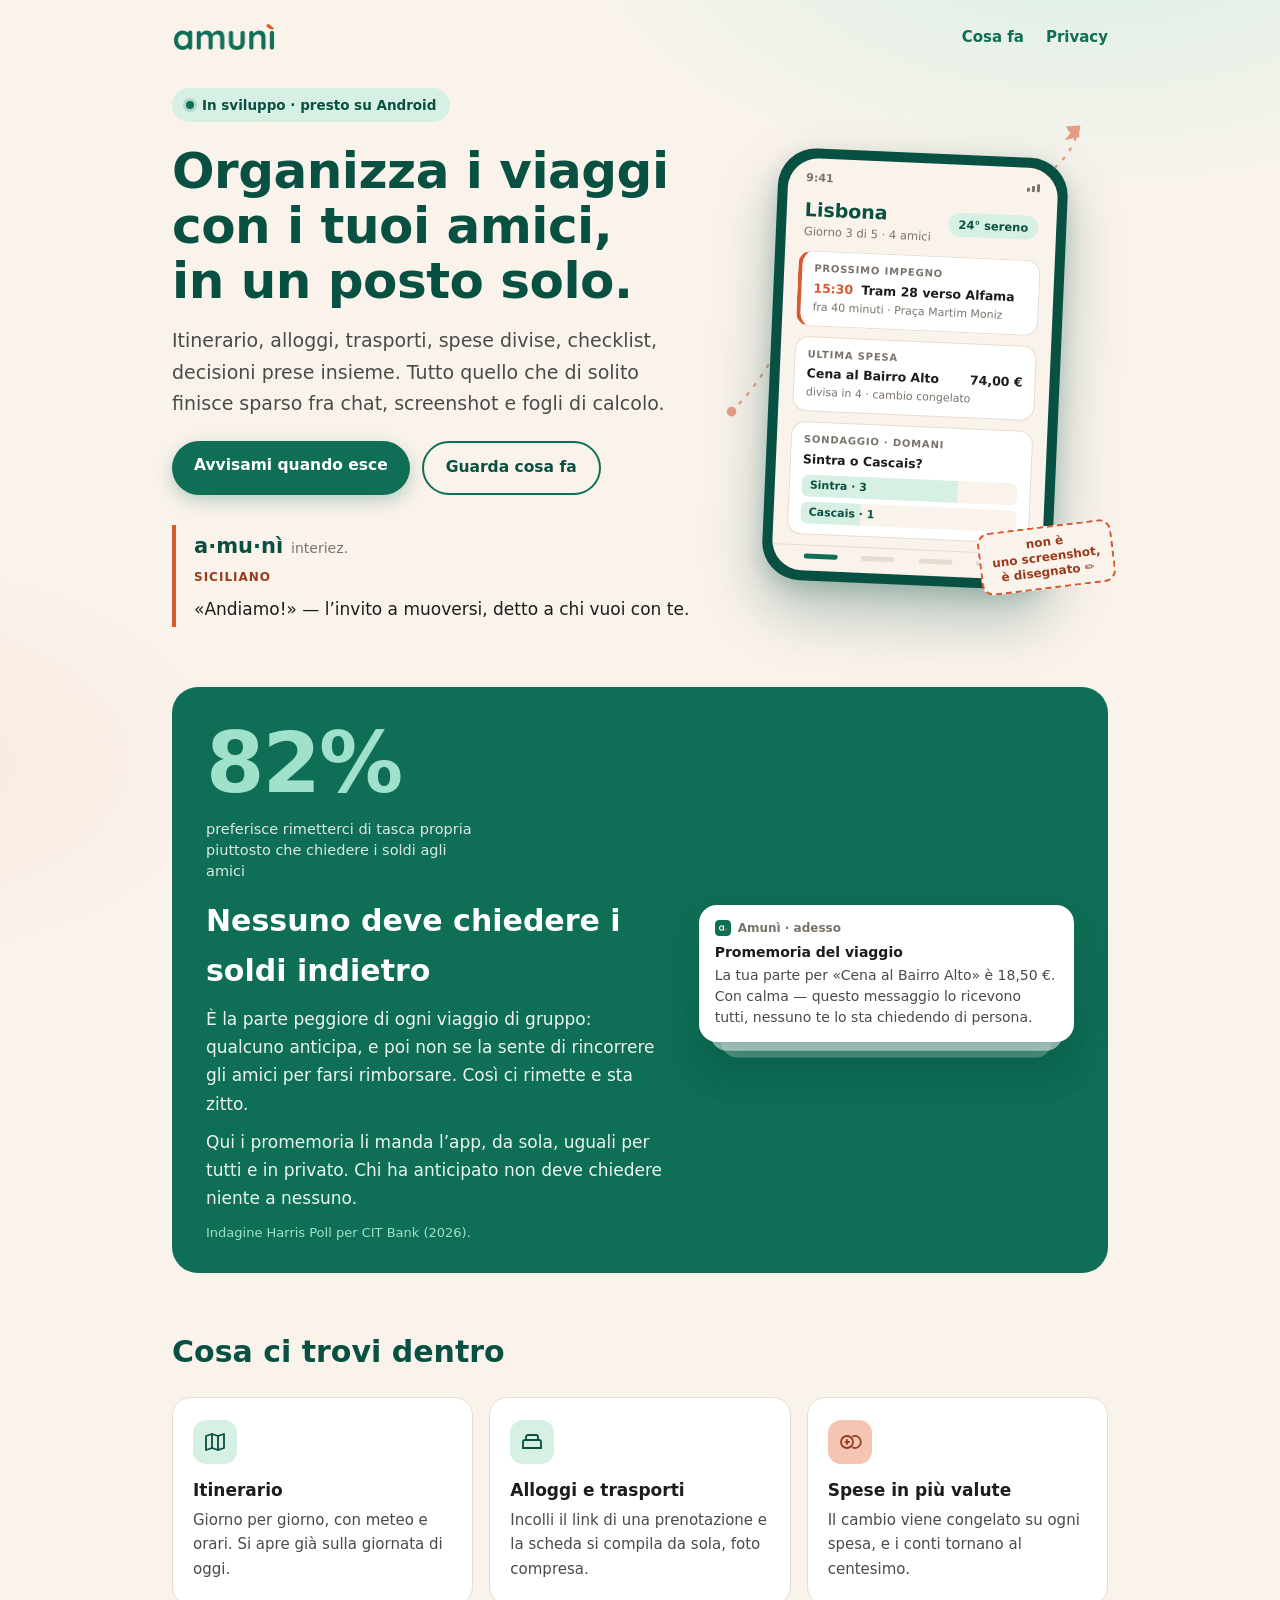
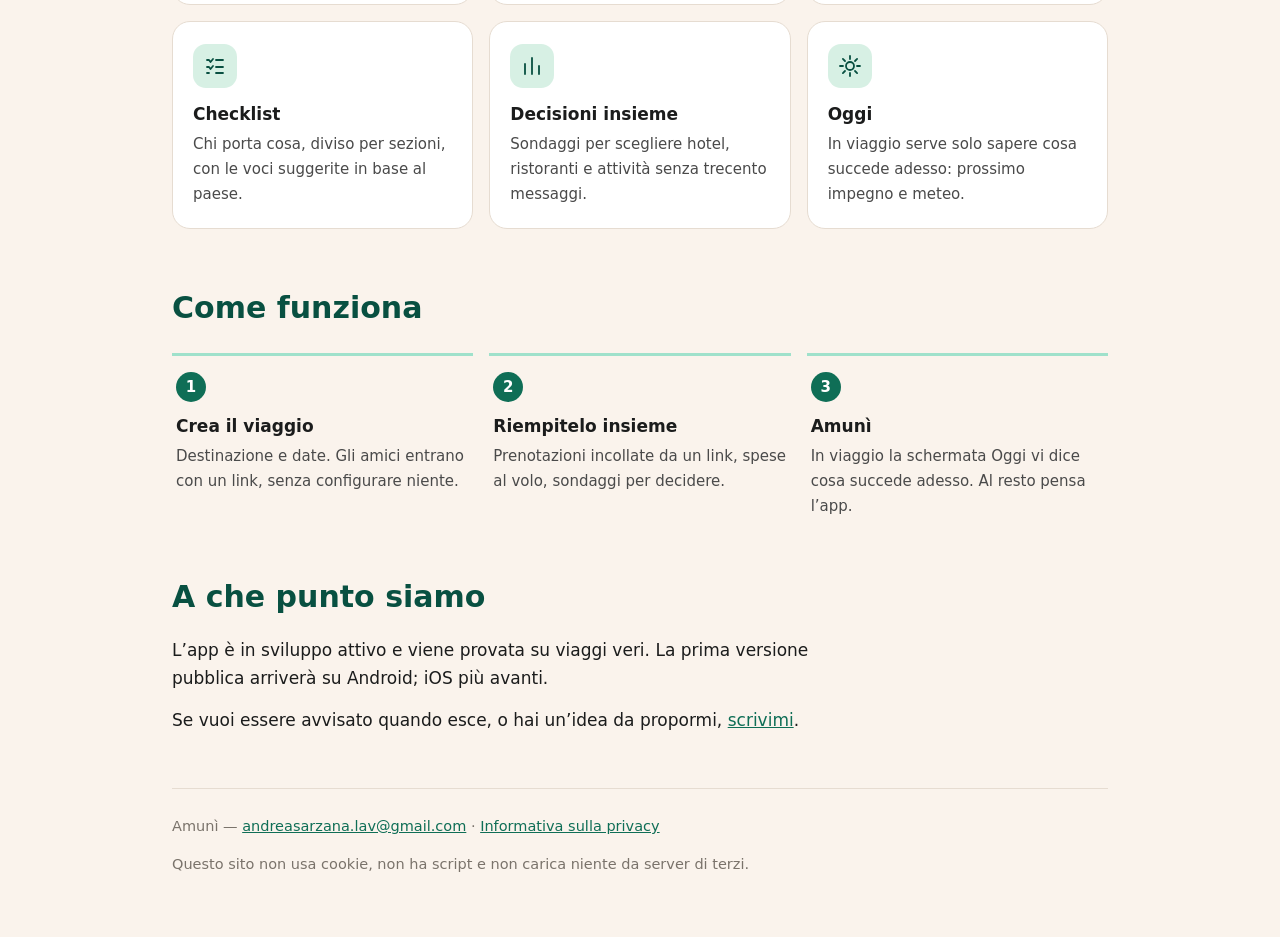
<file: index.html>
<!doctype html>
<html lang="it">
<head>
<meta charset="utf-8">
<meta name="viewport" content="width=device-width, initial-scale=1">

<!-- ============================================================================
     IL NOME DELL'APP COMPARE IN PUNTI MARCATI CON IL COMMENTO [NOME].
     Per rinominare il sito: cerca [NOME] qui e in privacy.html, e sostituisci
     il file docs/assets/wordmark-teal.png. Dieci minuti in tutto.

     VINCOLO: zero script e zero risorse da server di terzi. Il footer promette
     «questo sito non usa cookie, non ha script e non carica niente da terzi»:
     deve restare una frase verificabile. Il telefono qui sotto è disegnato in
     CSS con dati inventati, perché gli screenshot veri contengono nomi e volti
     dei membri di viaggi reali.
     ============================================================================ -->

<title>Amunì — organizza i viaggi con i tuoi amici</title> <!-- [NOME] -->
<meta name="description" content="App per organizzare viaggi di gruppo: itinerario, alloggi, trasporti, spese divise in più valute, checklist e decisioni prese insieme.">
<link rel="icon" href="assets/amuni-icon.png">
<link rel="stylesheet" href="style.css?v=5">
<meta property="og:title" content="Amunì — organizza i viaggi con i tuoi amici"> <!-- [NOME] -->
<meta property="og:description" content="Tutto il viaggio di gruppo in un posto solo: itinerario, spese, alloggi, decisioni.">
<meta property="og:type" content="website">
</head>
<body>

<div class="wrap">

  <header class="site">
    <img src="assets/wordmark-teal.png" alt="Amunì"> <!-- [NOME] -->
    <nav>
      <a href="#funzioni">Cosa fa</a>
      <a href="privacy.html">Privacy</a>
    </nav>
  </header>

  <main>

    <!-- ============================== HERO ============================== -->
    <section class="hero">
      <div class="hero-copy">
        <span class="badge"><span class="dot"></span>In sviluppo · presto su Android</span>

        <h1>Organizza i viaggi con i tuoi amici, in&nbsp;un posto solo.</h1>

        <p class="lead">
          Itinerario, alloggi, trasporti, spese divise, checklist, decisioni prese insieme.
          Tutto quello che di solito finisce sparso fra chat, screenshot e fogli di calcolo.
        </p>

        <div class="cta">
          <a class="btn primary" href="mailto:andreasarzana.lav@gmail.com">Avvisami quando esce</a>
          <a class="btn ghost" href="#funzioni">Guarda cosa fa</a>
        </div>

        <!-- La voce di dizionario è la stessa che si vede aprendo l'app: il nome è
             strano fuori dalla Sicilia, quindi si spiega invece di nasconderlo. -->
        <div class="dict">
          <span class="lemma">a·mu·nì</span><span class="gram">interiez.</span> <!-- [NOME] -->
          <span class="tag">SICILIANO</span>
          <p class="def">«Andiamo!» — l’invito a muoversi, detto a chi vuoi con te.</p>
        </div>
      </div>

      <!-- Mockup disegnato in CSS: nessuno screenshot reale, dati inventati -->
      <div class="hero-visual" aria-hidden="true">
        <svg class="route" viewBox="0 0 420 420" fill="none">
          <path d="M30 330 C 120 240, 90 140, 210 120 S 380 90, 395 30"
                stroke="currentColor" stroke-width="2.5" stroke-dasharray="2 10"
                stroke-linecap="round"/>
          <circle cx="30" cy="330" r="5" fill="currentColor"/>
          <path d="M395 30 l-14 4 6 6 -4 8 14 -6 z" fill="currentColor" transform="rotate(12 395 30)"/>
        </svg>

        <div class="phone">
          <div class="screen">
            <div class="p-status"><span>9:41</span><span class="p-sig"><i></i><i></i><i></i></span></div>

            <div class="p-head">
              <div>
                <div class="p-trip">Lisbona</div>
                <div class="p-sub">Giorno 3 di 5 · 4 amici</div>
              </div>
              <div class="p-wx">24° sereno</div>
            </div>

            <div class="p-card p-next">
              <div class="p-label">Prossimo impegno</div>
              <div class="p-row"><span class="p-time">15:30</span> Tram 28 verso Alfama</div>
              <div class="p-meta">fra 40 minuti · Praça Martim Moniz</div>
            </div>

            <div class="p-card">
              <div class="p-label">Ultima spesa</div>
              <div class="p-row2"><span>Cena al Bairro Alto</span><b>74,00&nbsp;€</b></div>
              <div class="p-meta">divisa in 4 · cambio congelato</div>
            </div>

            <div class="p-card">
              <div class="p-label">Sondaggio · domani</div>
              <div class="p-q">Sintra o Cascais?</div>
              <div class="p-opt"><i style="width:72%"></i><span>Sintra · 3</span></div>
              <div class="p-opt"><i style="width:28%"></i><span>Cascais · 1</span></div>
            </div>

            <div class="p-tabbar"><span class="on"></span><span></span><span></span><span></span></div>
          </div>
        </div>

        <div class="stamp">non è<br>uno screenshot,<br>è disegnato ✏️</div>
      </div>
    </section>

    <!-- ============================== SOLDI ============================== -->
    <section class="money">
      <div class="money-copy">
        <div class="stat">
          <span class="stat-n">82%</span>
          <span class="stat-l">preferisce rimetterci di tasca propria piuttosto che chiedere i soldi agli amici</span>
        </div>
        <h2>Nessuno deve chiedere i soldi indietro</h2>
        <p>
          È la parte peggiore di ogni viaggio di gruppo: qualcuno anticipa, e poi non se la
          sente di rincorrere gli amici per farsi rimborsare. Così ci rimette e sta zitto.
        </p>
        <p>
          Qui i promemoria li manda l’app, da sola, uguali per tutti e in privato.
          Chi ha anticipato non deve chiedere niente a nessuno.
        </p>
        <p class="src">Indagine Harris Poll per CIT Bank (2026).</p>
      </div>

      <!-- Notifica finta: è l'app che parla, non l'amico creditore -->
      <div class="notif-stack" aria-hidden="true">
        <div class="notif">
          <div class="notif-head">
            <img src="assets/amuni-icon.png" alt=""> <span>Amunì · adesso</span> <!-- [NOME] -->
          </div>
          <div class="notif-title">Promemoria del viaggio</div>
          <div class="notif-body">La tua parte per «Cena al Bairro Alto» è 18,50 €. Con calma — questo messaggio lo ricevono tutti, nessuno te lo sta chiedendo di persona.</div>
        </div>
        <div class="notif shadow-1"></div>
        <div class="notif shadow-2"></div>
      </div>
    </section>

    <!-- ============================== FUNZIONI ============================== -->
    <h2 id="funzioni">Cosa ci trovi dentro</h2>

    <div class="grid">
      <div class="card">
        <div class="ico"><svg viewBox="0 0 24 24"><path d="M9 4 3 6v14l6-2 6 2 6-2V4l-6 2-6-2z"/><path d="M9 4v14M15 6v14"/></svg></div>
        <h3>Itinerario</h3>
        <p>Giorno per giorno, con meteo e orari. Si apre già sulla giornata di oggi.</p>
      </div>
      <div class="card">
        <div class="ico"><svg viewBox="0 0 24 24"><path d="M3 18v-6a2 2 0 0 1 2-2h14a2 2 0 0 1 2 2v6"/><path d="M3 18h18M6 10V7a2 2 0 0 1 2-2h8a2 2 0 0 1 2 2v3"/></svg></div>
        <h3>Alloggi e trasporti</h3>
        <p>Incolli il link di una prenotazione e la scheda si compila da sola, foto compresa.</p>
      </div>
      <div class="card hi">
        <div class="ico"><svg viewBox="0 0 24 24"><circle cx="9" cy="12" r="6"/><path d="M15 6.3a6 6 0 1 1 0 11.4M7.5 12H11M9 10v4"/></svg></div>
        <h3>Spese in più valute</h3>
        <p>Il cambio viene congelato su ogni spesa, e i conti tornano al centesimo.</p>
      </div>
      <div class="card">
        <div class="ico"><svg viewBox="0 0 24 24"><path d="M4 6h2l1.5 2L10 5M4 13h2l1.5 2L10 12M4 19h2"/><path d="M13 6h7M13 13h7M13 19h7"/></svg></div>
        <h3>Checklist</h3>
        <p>Chi porta cosa, diviso per sezioni, con le voci suggerite in base al paese.</p>
      </div>
      <div class="card">
        <div class="ico"><svg viewBox="0 0 24 24"><path d="M5 20V10M12 20V4M19 20v-8"/></svg></div>
        <h3>Decisioni insieme</h3>
        <p>Sondaggi per scegliere hotel, ristoranti e attività senza trecento messaggi.</p>
      </div>
      <div class="card">
        <div class="ico"><svg viewBox="0 0 24 24"><circle cx="12" cy="12" r="4"/><path d="M12 2v3M12 19v3M2 12h3M19 12h3M4.9 4.9l2.1 2.1M17 17l2.1 2.1M19.1 4.9 17 7M7 17l-2.1 2.1"/></svg></div>
        <h3>Oggi</h3>
        <p>In viaggio serve solo sapere cosa succede adesso: prossimo impegno e meteo.</p>
      </div>
    </div>

    <!-- ============================== COME FUNZIONA ============================== -->
    <h2>Come funziona</h2>

    <ol class="steps">
      <li>
        <span class="n">1</span>
        <h3>Crea il viaggio</h3>
        <p>Destinazione e date. Gli amici entrano con un link, senza configurare niente.</p>
      </li>
      <li>
        <span class="n">2</span>
        <h3>Riempitelo insieme</h3>
        <p>Prenotazioni incollate da un link, spese al volo, sondaggi per decidere.</p>
      </li>
      <li>
        <span class="n">3</span>
        <h3>Amunì</h3> <!-- [NOME] -->
        <p>In viaggio la schermata Oggi vi dice cosa succede adesso. Al resto pensa l’app.</p>
      </li>
    </ol>

    <!-- ============================== STATO ============================== -->
    <section class="status">
      <h2>A che punto siamo</h2>
      <p>
        L’app è in sviluppo attivo e viene provata su viaggi veri. La prima versione
        pubblica arriverà su Android; iOS più avanti.
      </p>
      <p>
        Se vuoi essere avvisato quando esce, o hai un’idea da propormi,
        <a href="mailto:andreasarzana.lav@gmail.com">scrivimi</a>.
      </p>
    </section>

  </main>

  <footer class="site">
    <p>
      Amunì — <a href="mailto:andreasarzana.lav@gmail.com">andreasarzana.lav@gmail.com</a> · <!-- [NOME] -->
      <a href="privacy.html">Informativa sulla privacy</a>
    </p>
    <p>Questo sito non usa cookie, non ha script e non carica niente da server di terzi.</p>
  </footer>

</div>
</body>
</html>
</file>
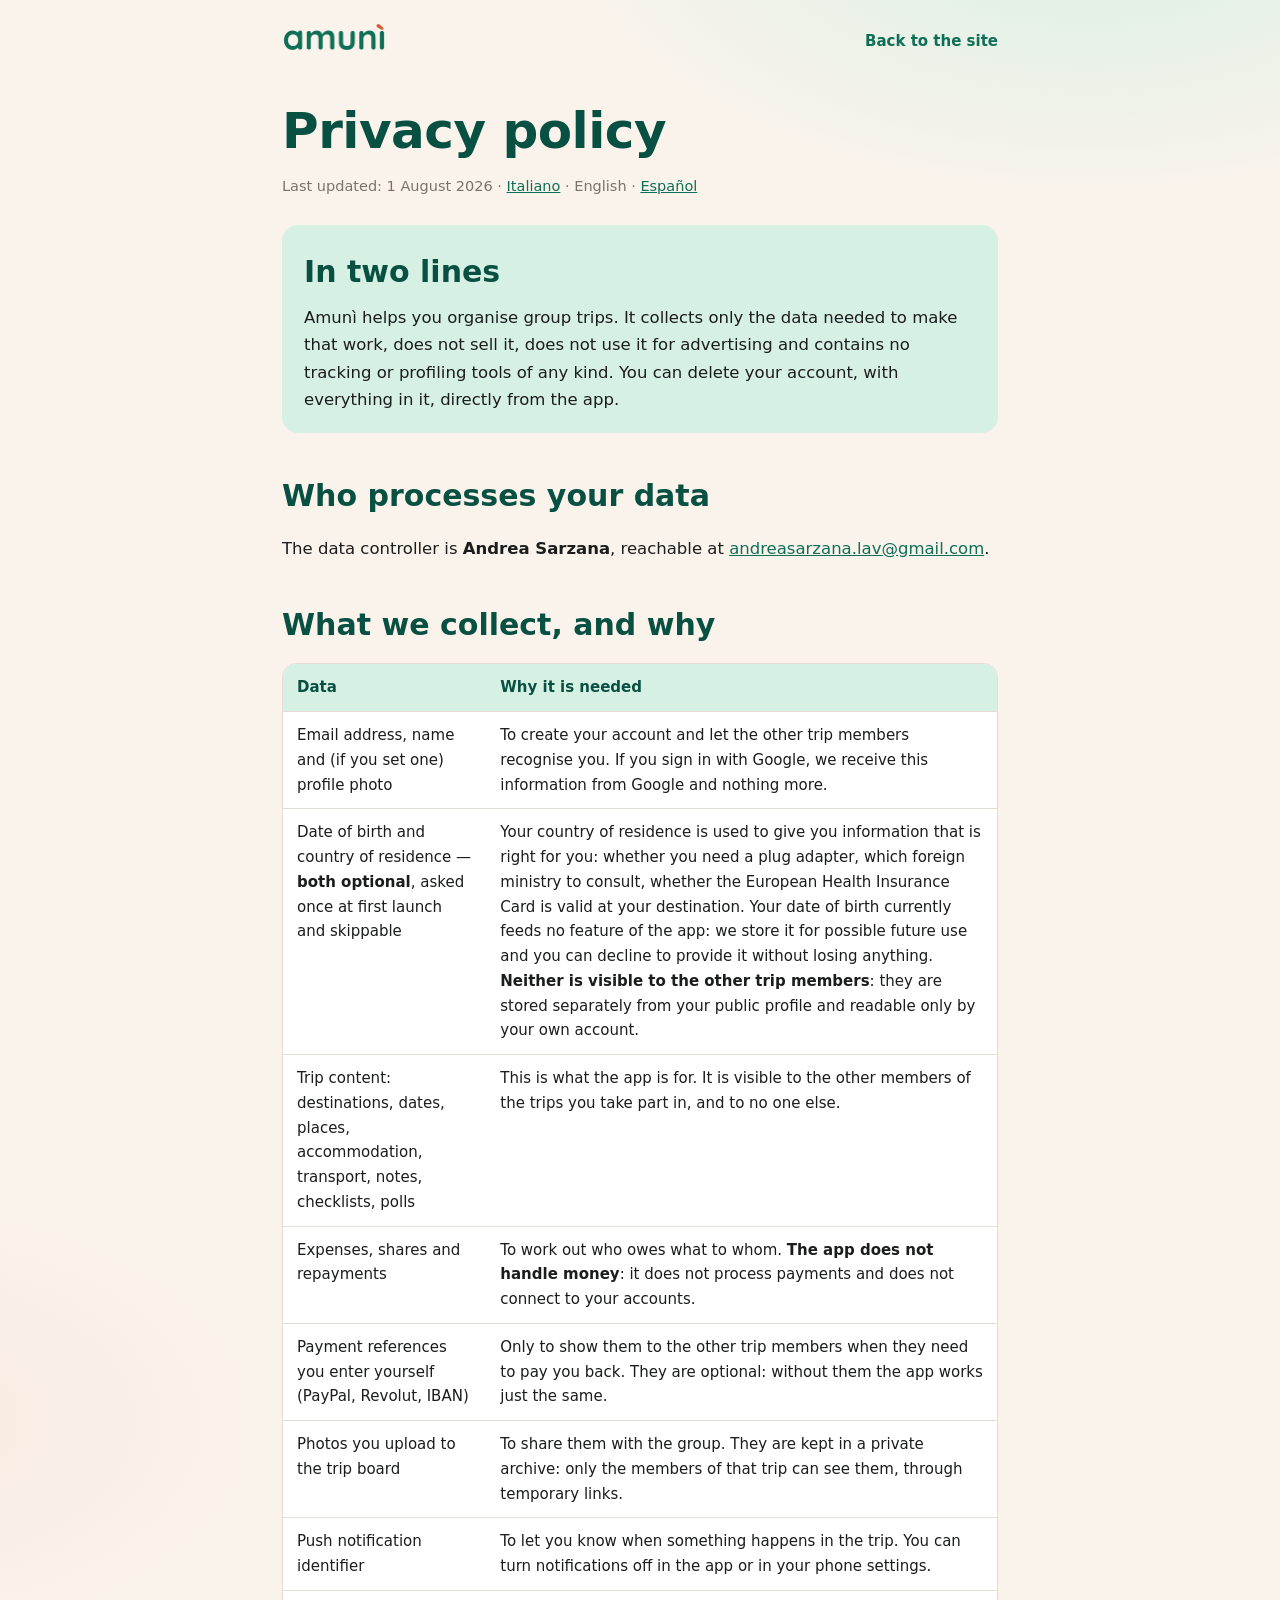
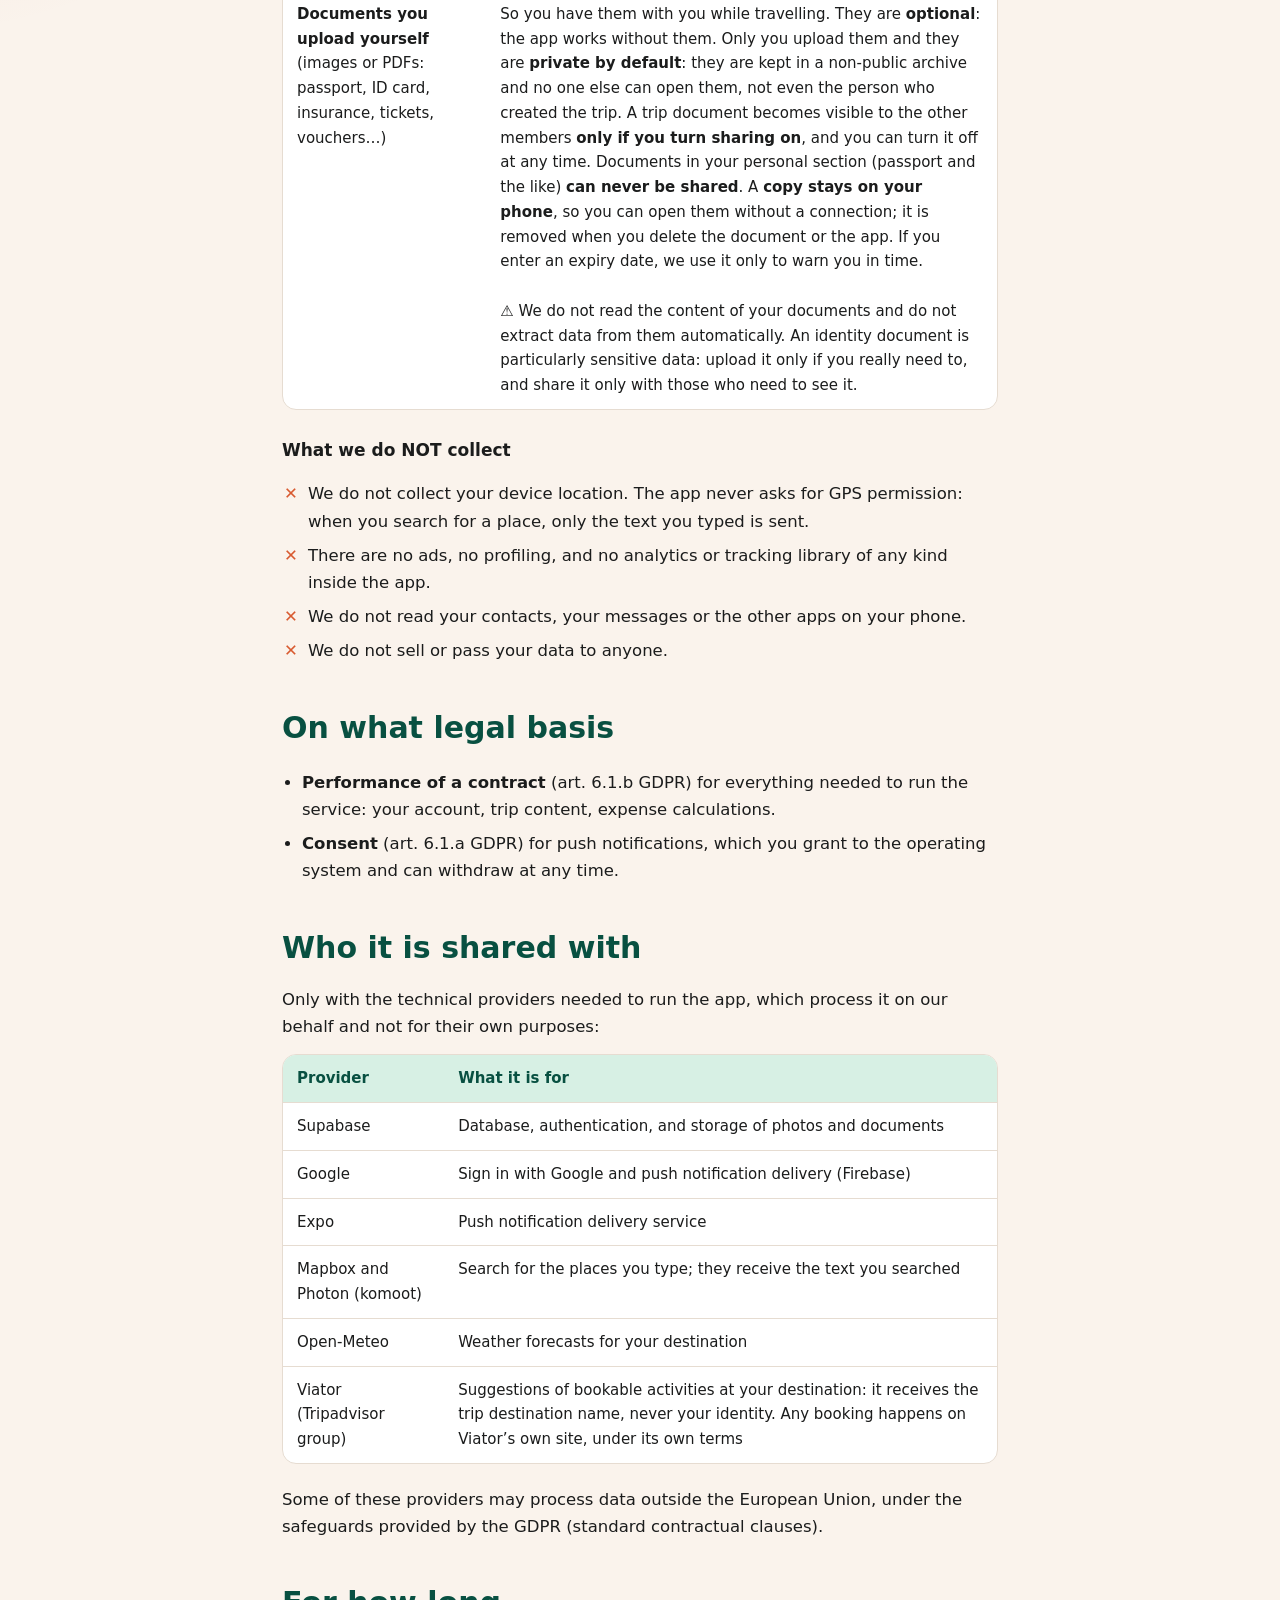
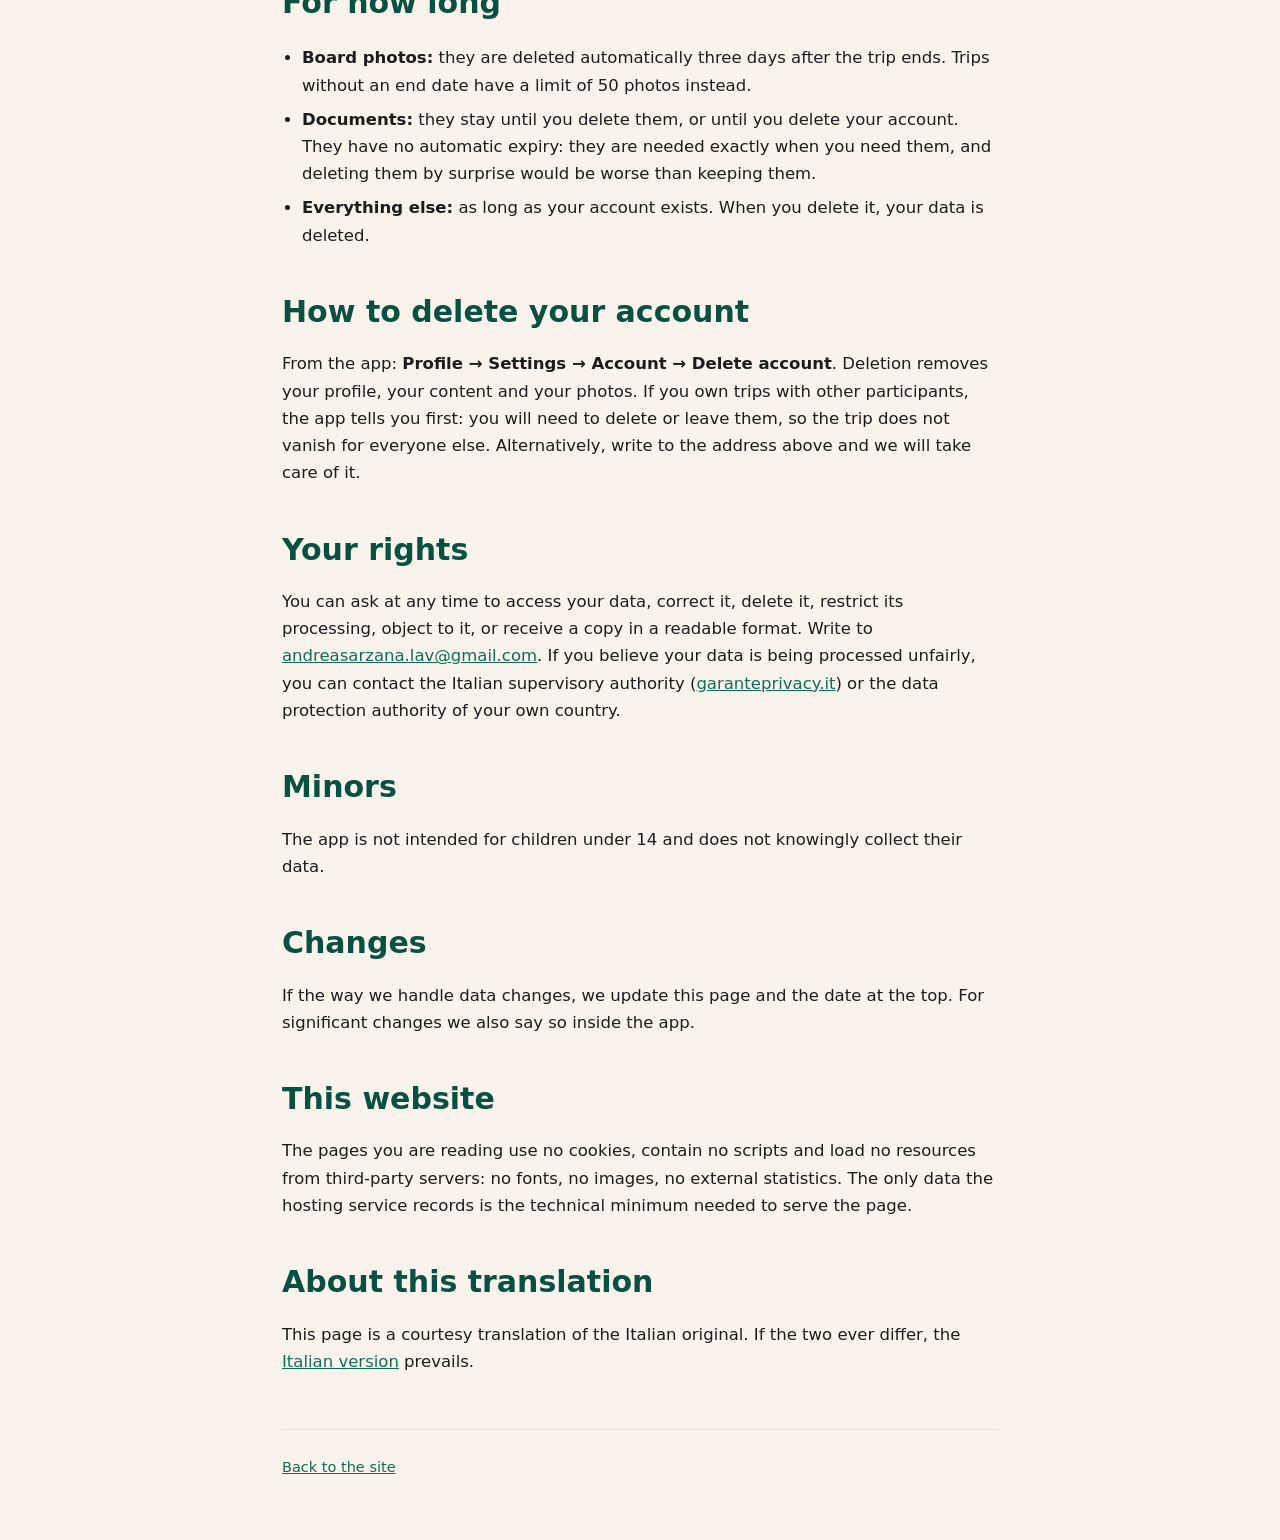
<file: privacy.en.html>
<!doctype html>
<html lang="en">
<head>
<meta charset="utf-8">
<meta name="viewport" content="width=device-width, initial-scale=1">

<!-- ============================================================================
     ⚠️ TRADUZIONE di privacy.html: le TRE lingue vanno aggiornate INSIEME.
     Una policy che dice cose diverse in lingue diverse è peggio di una sola in
     italiano. In caso di divergenza fa fede la versione italiana, ed è scritto
     anche nella pagina. [NOME] marca il nome dell'app, come in index.html.
     ============================================================================ -->

<title>Privacy policy — Amunì</title> <!-- [NOME] -->
<meta name="robots" content="index,follow">
<link rel="icon" href="assets/amuni-icon.png">
<link rel="stylesheet" href="style.css?v=5">
<link rel="alternate" hreflang="it" href="privacy.html">
<link rel="alternate" hreflang="en" href="privacy.en.html">
<link rel="alternate" hreflang="es" href="privacy.es.html">
</head>
<body>

<div class="wrap doc">

  <header class="site">
    <a href="index.html"><img src="assets/wordmark-teal.png" alt="Amunì"></a> <!-- [NOME] -->
    <a href="index.html">Back to the site</a>
  </header>

  <h1>Privacy policy</h1>
  <p class="updated">Last updated: 1 August 2026 · <a href="privacy.html">Italiano</a> · English · <a href="privacy.es.html">Español</a></p>

  <div class="abstract">
    <h2>In two lines</h2>
    <p>
      Amunì helps you organise group trips. It collects only the data needed to make that
      work, does not sell it, does not use it for advertising and contains no tracking or
      profiling tools of any kind. You can delete your account, with everything in it,
      directly from the app.
    </p>
  </div>

  <h2>Who processes your data</h2>
  <p>
    The data controller is <strong>Andrea Sarzana</strong>, reachable at
    <a href="mailto:andreasarzana.lav@gmail.com">andreasarzana.lav@gmail.com</a>.
  </p>

  <h2>What we collect, and why</h2>
  <table>
    <tr><th>Data</th><th>Why it is needed</th></tr>
    <tr>
      <td>Email address, name and (if you set one) profile photo</td>
      <td>To create your account and let the other trip members recognise you. If you sign
        in with Google, we receive this information from Google and nothing more.</td>
    </tr>
    <tr>
      <td>Date of birth and country of residence — <strong>both optional</strong>, asked
        once at first launch and skippable</td>
      <td>Your country of residence is used to give you information that is right for you:
        whether you need a plug adapter, which foreign ministry to consult, whether the
        European Health Insurance Card is valid at your destination. Your date of birth
        currently feeds no feature of the app: we store it for possible future use and you
        can decline to provide it without losing anything. <strong>Neither is visible to the
        other trip members</strong>: they are stored separately from your public profile and
        readable only by your own account.</td>
    </tr>
    <tr>
      <td>Trip content: destinations, dates, places, accommodation, transport, notes,
        checklists, polls</td>
      <td>This is what the app is for. It is visible to the other members of the trips you
        take part in, and to no one else.</td>
    </tr>
    <tr>
      <td>Expenses, shares and repayments</td>
      <td>To work out who owes what to whom. <strong>The app does not handle money</strong>:
        it does not process payments and does not connect to your accounts.</td>
    </tr>
    <tr>
      <td>Payment references you enter yourself (PayPal, Revolut, IBAN)</td>
      <td>Only to show them to the other trip members when they need to pay you back. They
        are optional: without them the app works just the same.</td>
    </tr>
    <tr>
      <td>Photos you upload to the trip board</td>
      <td>To share them with the group. They are kept in a private archive: only the members
        of that trip can see them, through temporary links.</td>
    </tr>
    <tr>
      <td>Push notification identifier</td>
      <td>To let you know when something happens in the trip. You can turn notifications off
        in the app or in your phone settings.</td>
    </tr>
    <tr>
      <td><strong>Documents you upload yourself</strong> (images or PDFs: passport, ID card,
        insurance, tickets, vouchers…)</td>
      <td>
        So you have them with you while travelling. They are <strong>optional</strong>: the
        app works without them. Only you upload them and they are <strong>private by
        default</strong>: they are kept in a non-public archive and no one else can open
        them, not even the person who created the trip. A trip document becomes visible to
        the other members <strong>only if you turn sharing on</strong>, and you can turn it
        off at any time. Documents in your personal section (passport and the like)
        <strong>can never be shared</strong>.
        A <strong>copy stays on your phone</strong>, so you can open them without a
        connection; it is removed when you delete the document or the app.
        If you enter an expiry date, we use it only to warn you in time.
        <br><br>
        ⚠️ We do not read the content of your documents and do not extract data from them
        automatically. An identity document is particularly sensitive data: upload it only
        if you really need to, and share it only with those who need to see it.
      </td>
    </tr>
  </table>

  <h3>What we do NOT collect</h3>
  <ul class="no-list">
    <li>We do not collect your device location. The app never asks for GPS permission: when
      you search for a place, only the text you typed is sent.</li>
    <li>There are no ads, no profiling, and no analytics or tracking library of any kind
      inside the app.</li>
    <li>We do not read your contacts, your messages or the other apps on your phone.</li>
    <li>We do not sell or pass your data to anyone.</li>
  </ul>

  <h2>On what legal basis</h2>
  <ul>
    <li><strong>Performance of a contract</strong> (art. 6.1.b GDPR) for everything needed
      to run the service: your account, trip content, expense calculations.</li>
    <li><strong>Consent</strong> (art. 6.1.a GDPR) for push notifications, which you grant
      to the operating system and can withdraw at any time.</li>
  </ul>

  <h2>Who it is shared with</h2>
  <p>
    Only with the technical providers needed to run the app, which process it on our behalf
    and not for their own purposes:
  </p>
  <table>
    <tr><th>Provider</th><th>What it is for</th></tr>
    <tr><td>Supabase</td><td>Database, authentication, and storage of photos and documents</td></tr>
    <tr><td>Google</td><td>Sign in with Google and push notification delivery (Firebase)</td></tr>
    <tr><td>Expo</td><td>Push notification delivery service</td></tr>
    <tr><td>Mapbox and Photon (komoot)</td><td>Search for the places you type; they receive the text you searched</td></tr>
    <tr><td>Open-Meteo</td><td>Weather forecasts for your destination</td></tr>
    <tr><td>Viator (Tripadvisor group)</td><td>Suggestions of bookable activities at your
      destination: it receives the trip destination name, never your identity. Any booking
      happens on Viator’s own site, under its own terms</td></tr>
  </table>
  <p>
    Some of these providers may process data outside the European Union, under the
    safeguards provided by the GDPR (standard contractual clauses).
  </p>

  <h2>For how long</h2>
  <ul>
    <li><strong>Board photos:</strong> they are deleted automatically three days after the
      trip ends. Trips without an end date have a limit of 50 photos instead.</li>
    <li><strong>Documents:</strong> they stay until you delete them, or until you delete
      your account. They have no automatic expiry: they are needed exactly when you need
      them, and deleting them by surprise would be worse than keeping them.</li>
    <li><strong>Everything else:</strong> as long as your account exists. When you delete
      it, your data is deleted.</li>
  </ul>

  <h2>How to delete your account</h2>
  <p>
    From the app: <strong>Profile → Settings → Account → Delete account</strong>. Deletion
    removes your profile, your content and your photos. If you own trips with other
    participants, the app tells you first: you will need to delete or leave them, so the
    trip does not vanish for everyone else. Alternatively, write to the address above and
    we will take care of it.
  </p>

  <h2>Your rights</h2>
  <p>
    You can ask at any time to access your data, correct it, delete it, restrict its
    processing, object to it, or receive a copy in a readable format. Write to
    <a href="mailto:andreasarzana.lav@gmail.com">andreasarzana.lav@gmail.com</a>. If you believe your data is
    being processed unfairly, you can contact the Italian supervisory authority
    (<a href="https://www.garanteprivacy.it">garanteprivacy.it</a>) or the data protection
    authority of your own country.
  </p>

  <h2>Minors</h2>
  <p>
    The app is not intended for children under 14 and does not knowingly collect their data.
  </p>

  <h2>Changes</h2>
  <p>
    If the way we handle data changes, we update this page and the date at the top. For
    significant changes we also say so inside the app.
  </p>

  <h2>This website</h2>
  <p>
    The pages you are reading use no cookies, contain no scripts and load no resources from
    third-party servers: no fonts, no images, no external statistics. The only data the
    hosting service records is the technical minimum needed to serve the page.
  </p>

  <h2>About this translation</h2>
  <p>
    This page is a courtesy translation of the Italian original. If the two ever differ,
    the <a href="privacy.html">Italian version</a> prevails.
  </p>

  <footer class="site">
    <p><a href="index.html">Back to the site</a></p>
  </footer>

</div>
</body>
</html>
</file>
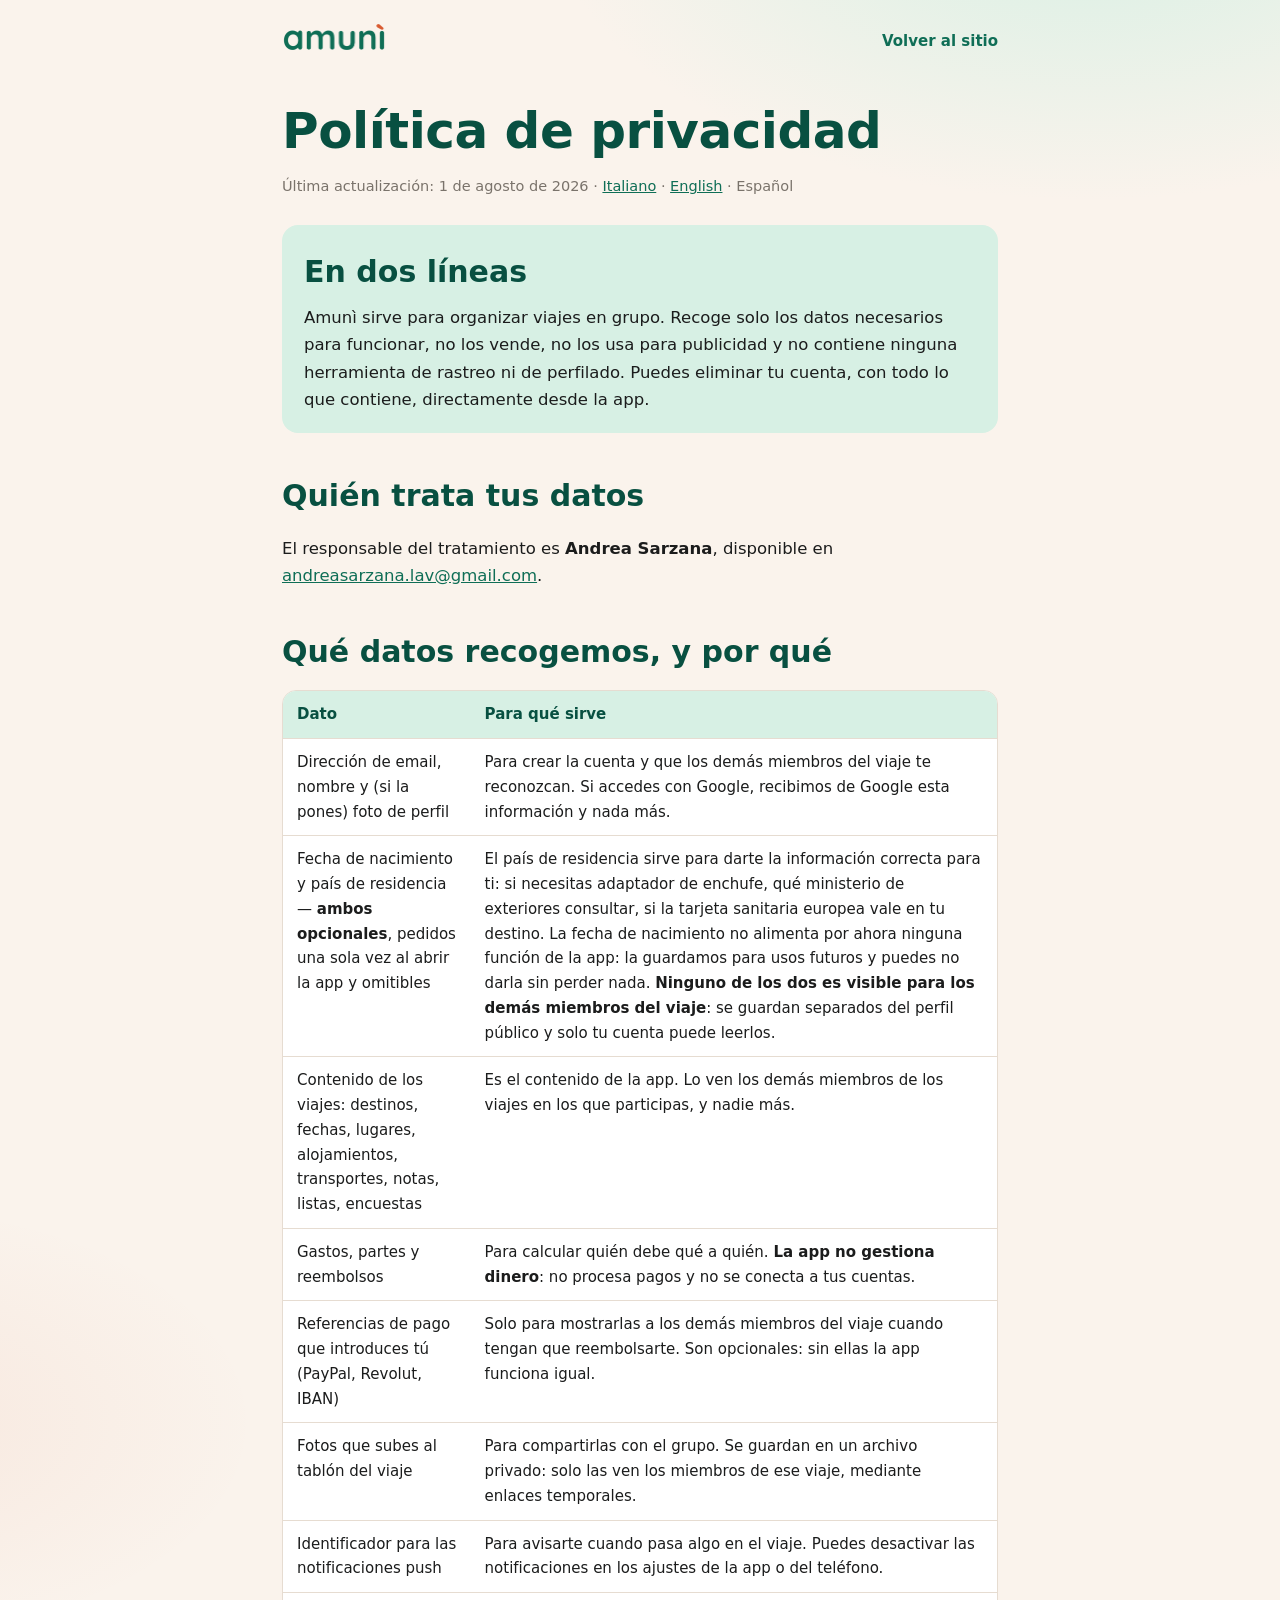
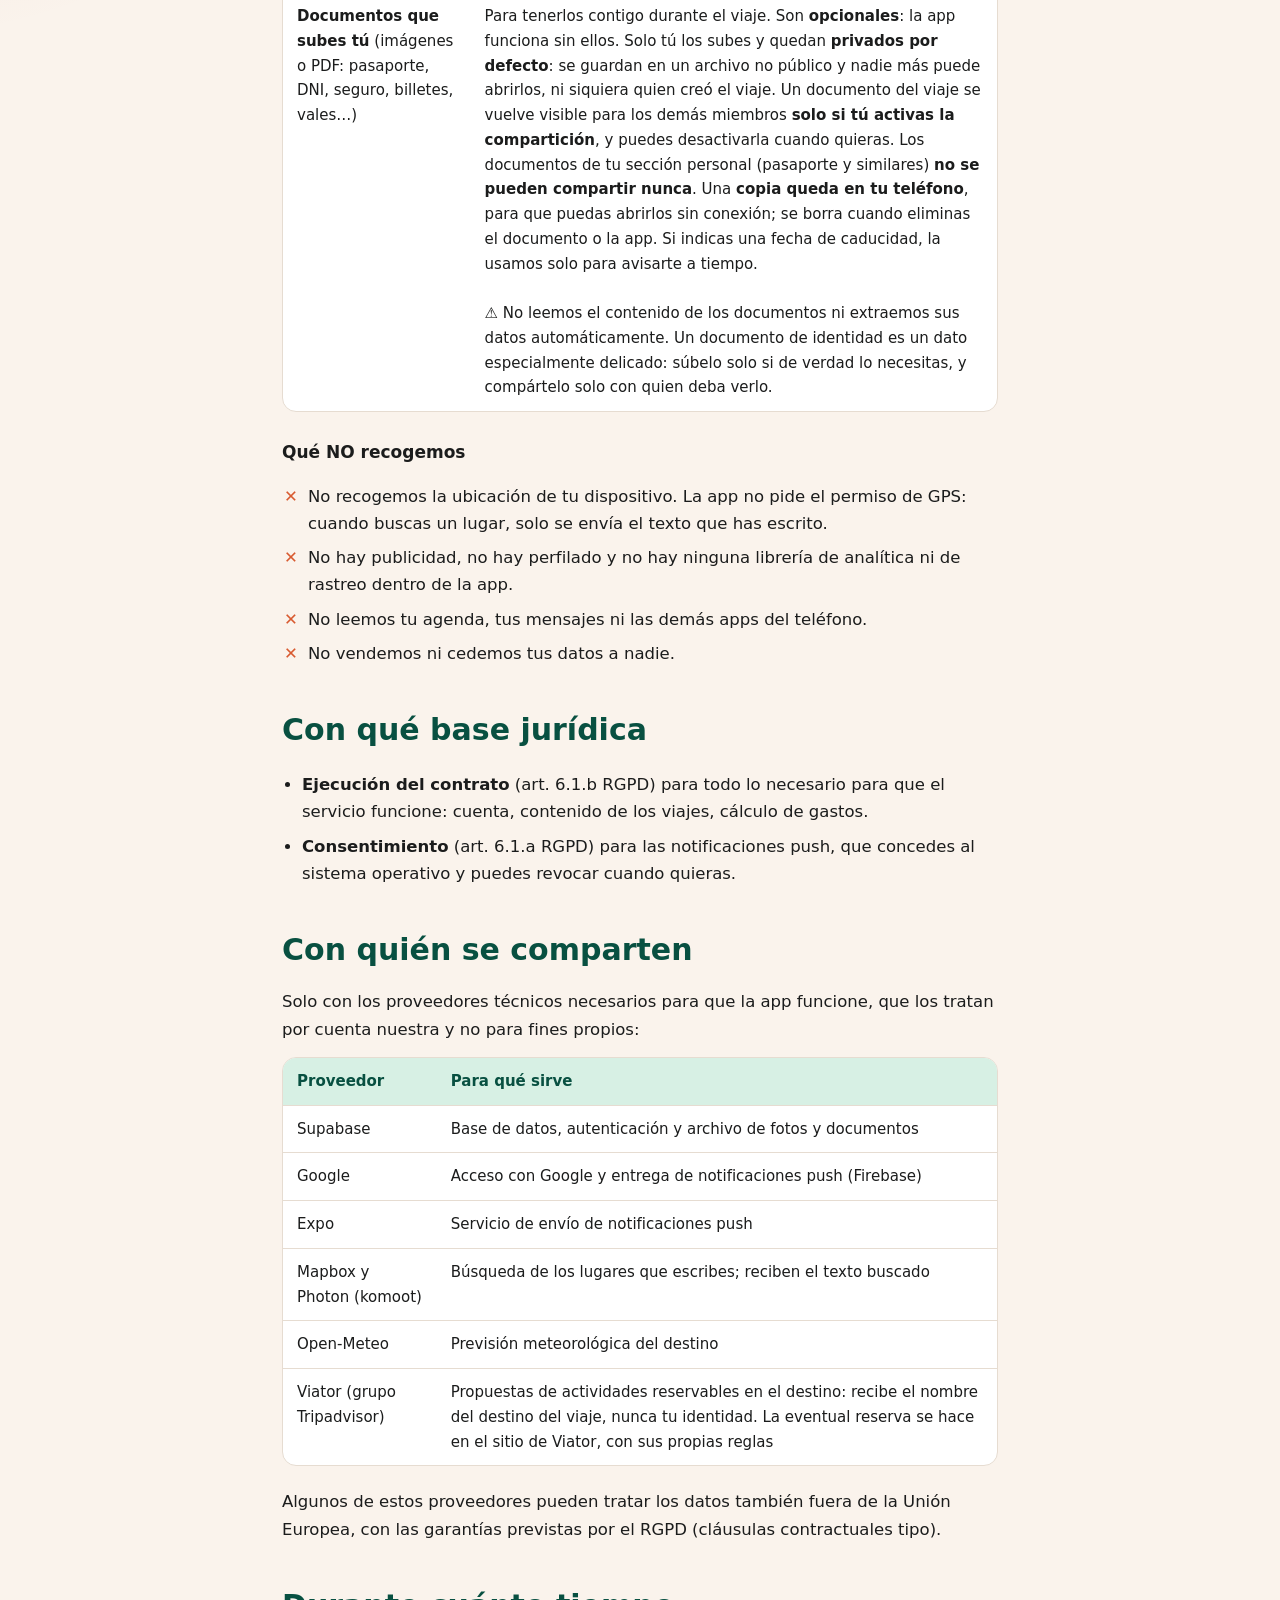
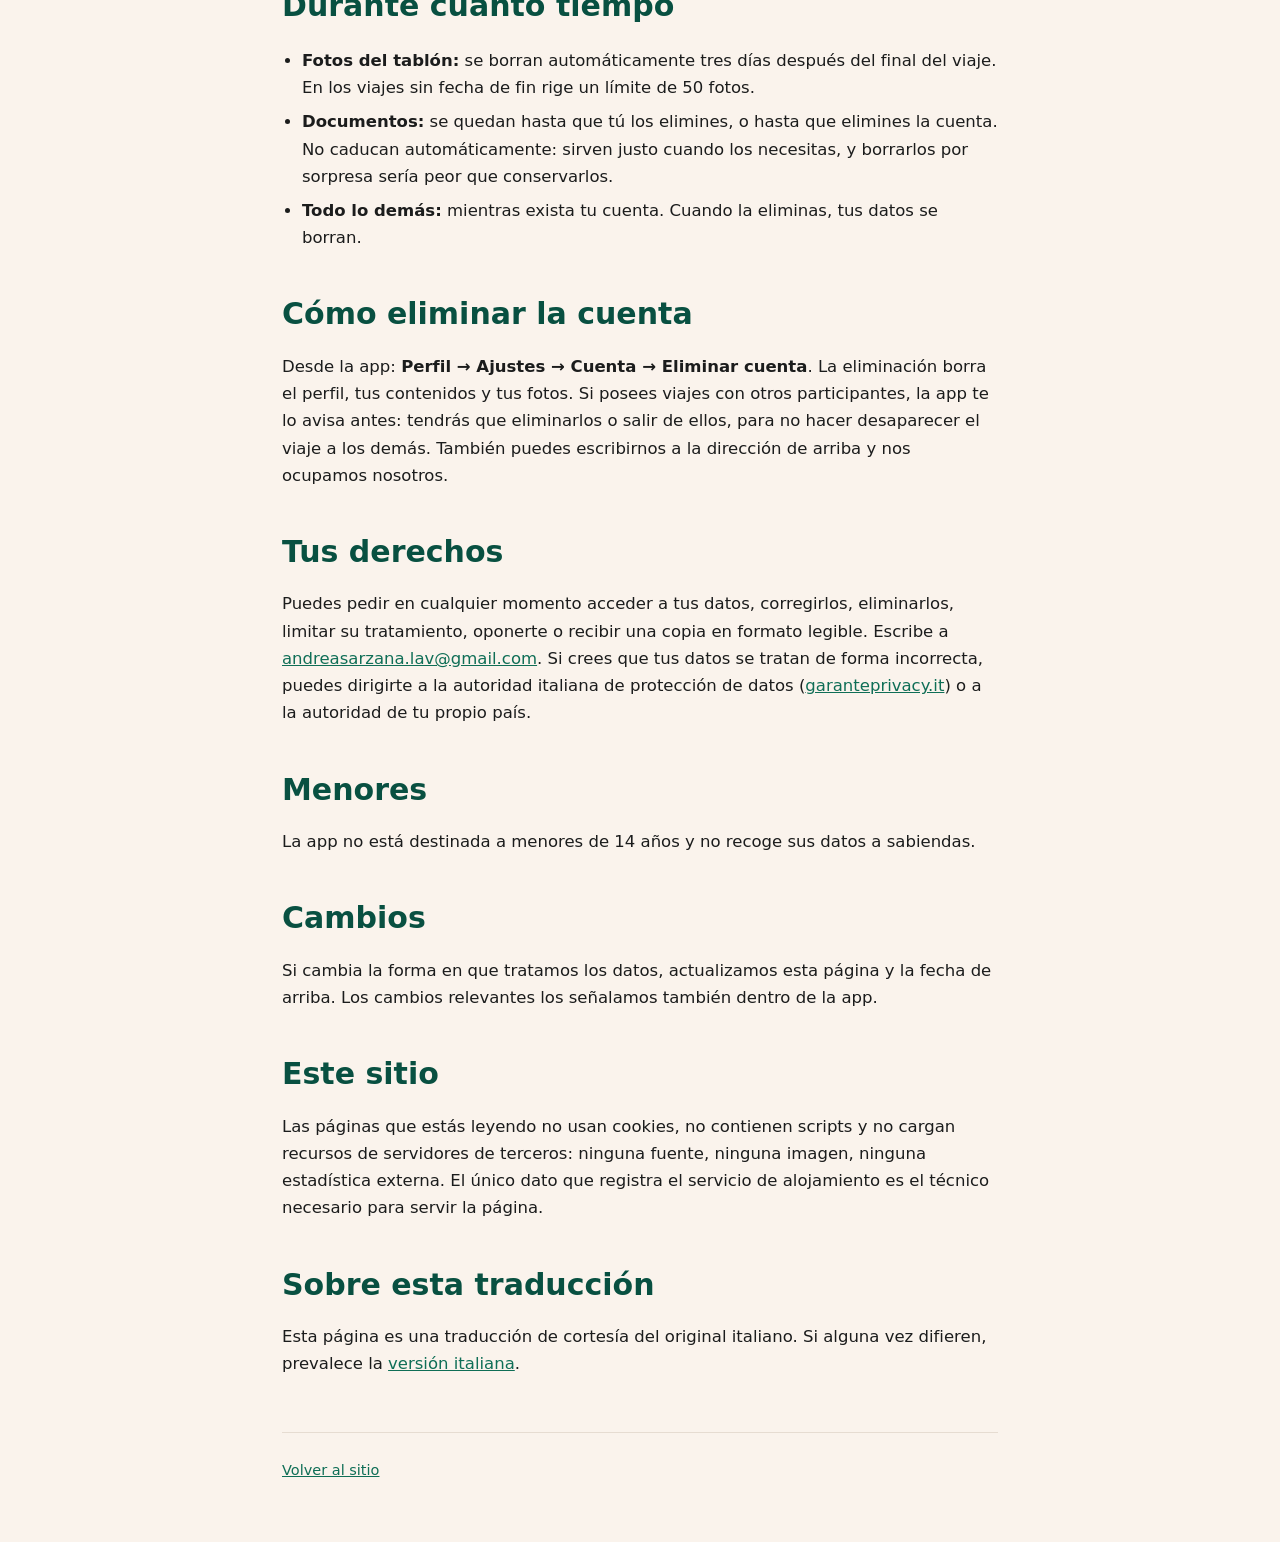
<file: privacy.es.html>
<!doctype html>
<html lang="es">
<head>
<meta charset="utf-8">
<meta name="viewport" content="width=device-width, initial-scale=1">

<!-- ============================================================================
     ⚠️ TRADUZIONE di privacy.html: le TRE lingue vanno aggiornate INSIEME.
     Una policy che dice cose diverse in lingue diverse è peggio di una sola in
     italiano. In caso di divergenza fa fede la versione italiana, ed è scritto
     anche nella pagina. [NOME] marca il nome dell'app, come in index.html.
     ============================================================================ -->

<title>Política de privacidad — Amunì</title> <!-- [NOME] -->
<meta name="robots" content="index,follow">
<link rel="icon" href="assets/amuni-icon.png">
<link rel="stylesheet" href="style.css?v=5">
<link rel="alternate" hreflang="it" href="privacy.html">
<link rel="alternate" hreflang="en" href="privacy.en.html">
<link rel="alternate" hreflang="es" href="privacy.es.html">
</head>
<body>

<div class="wrap doc">

  <header class="site">
    <a href="index.html"><img src="assets/wordmark-teal.png" alt="Amunì"></a> <!-- [NOME] -->
    <a href="index.html">Volver al sitio</a>
  </header>

  <h1>Política de privacidad</h1>
  <p class="updated">Última actualización: 1 de agosto de 2026 · <a href="privacy.html">Italiano</a> · <a href="privacy.en.html">English</a> · Español</p>

  <div class="abstract">
    <h2>En dos líneas</h2>
    <p>
      Amunì sirve para organizar viajes en grupo. Recoge solo los datos necesarios para
      funcionar, no los vende, no los usa para publicidad y no contiene ninguna herramienta
      de rastreo ni de perfilado. Puedes eliminar tu cuenta, con todo lo que contiene,
      directamente desde la app.
    </p>
  </div>

  <h2>Quién trata tus datos</h2>
  <p>
    El responsable del tratamiento es <strong>Andrea Sarzana</strong>, disponible en
    <a href="mailto:andreasarzana.lav@gmail.com">andreasarzana.lav@gmail.com</a>.
  </p>

  <h2>Qué datos recogemos, y por qué</h2>
  <table>
    <tr><th>Dato</th><th>Para qué sirve</th></tr>
    <tr>
      <td>Dirección de email, nombre y (si la pones) foto de perfil</td>
      <td>Para crear la cuenta y que los demás miembros del viaje te reconozcan. Si accedes
        con Google, recibimos de Google esta información y nada más.</td>
    </tr>
    <tr>
      <td>Fecha de nacimiento y país de residencia — <strong>ambos opcionales</strong>,
        pedidos una sola vez al abrir la app y omitibles</td>
      <td>El país de residencia sirve para darte la información correcta para ti: si
        necesitas adaptador de enchufe, qué ministerio de exteriores consultar, si la
        tarjeta sanitaria europea vale en tu destino. La fecha de nacimiento no alimenta por
        ahora ninguna función de la app: la guardamos para usos futuros y puedes no darla
        sin perder nada. <strong>Ninguno de los dos es visible para los demás miembros del
        viaje</strong>: se guardan separados del perfil público y solo tu cuenta puede
        leerlos.</td>
    </tr>
    <tr>
      <td>Contenido de los viajes: destinos, fechas, lugares, alojamientos, transportes,
        notas, listas, encuestas</td>
      <td>Es el contenido de la app. Lo ven los demás miembros de los viajes en los que
        participas, y nadie más.</td>
    </tr>
    <tr>
      <td>Gastos, partes y reembolsos</td>
      <td>Para calcular quién debe qué a quién. <strong>La app no gestiona dinero</strong>:
        no procesa pagos y no se conecta a tus cuentas.</td>
    </tr>
    <tr>
      <td>Referencias de pago que introduces tú (PayPal, Revolut, IBAN)</td>
      <td>Solo para mostrarlas a los demás miembros del viaje cuando tengan que
        reembolsarte. Son opcionales: sin ellas la app funciona igual.</td>
    </tr>
    <tr>
      <td>Fotos que subes al tablón del viaje</td>
      <td>Para compartirlas con el grupo. Se guardan en un archivo privado: solo las ven los
        miembros de ese viaje, mediante enlaces temporales.</td>
    </tr>
    <tr>
      <td>Identificador para las notificaciones push</td>
      <td>Para avisarte cuando pasa algo en el viaje. Puedes desactivar las notificaciones
        en los ajustes de la app o del teléfono.</td>
    </tr>
    <tr>
      <td><strong>Documentos que subes tú</strong> (imágenes o PDF: pasaporte, DNI, seguro,
        billetes, vales…)</td>
      <td>
        Para tenerlos contigo durante el viaje. Son <strong>opcionales</strong>: la app
        funciona sin ellos. Solo tú los subes y quedan <strong>privados por defecto</strong>:
        se guardan en un archivo no público y nadie más puede abrirlos, ni siquiera quien
        creó el viaje. Un documento del viaje se vuelve visible para los demás miembros
        <strong>solo si tú activas la compartición</strong>, y puedes desactivarla cuando
        quieras. Los documentos de tu sección personal (pasaporte y similares)
        <strong>no se pueden compartir nunca</strong>.
        Una <strong>copia queda en tu teléfono</strong>, para que puedas abrirlos sin
        conexión; se borra cuando eliminas el documento o la app.
        Si indicas una fecha de caducidad, la usamos solo para avisarte a tiempo.
        <br><br>
        ⚠️ No leemos el contenido de los documentos ni extraemos sus datos automáticamente.
        Un documento de identidad es un dato especialmente delicado: súbelo solo si de
        verdad lo necesitas, y compártelo solo con quien deba verlo.
      </td>
    </tr>
  </table>

  <h3>Qué NO recogemos</h3>
  <ul class="no-list">
    <li>No recogemos la ubicación de tu dispositivo. La app no pide el permiso de GPS:
      cuando buscas un lugar, solo se envía el texto que has escrito.</li>
    <li>No hay publicidad, no hay perfilado y no hay ninguna librería de analítica ni de
      rastreo dentro de la app.</li>
    <li>No leemos tu agenda, tus mensajes ni las demás apps del teléfono.</li>
    <li>No vendemos ni cedemos tus datos a nadie.</li>
  </ul>

  <h2>Con qué base jurídica</h2>
  <ul>
    <li><strong>Ejecución del contrato</strong> (art. 6.1.b RGPD) para todo lo necesario
      para que el servicio funcione: cuenta, contenido de los viajes, cálculo de gastos.</li>
    <li><strong>Consentimiento</strong> (art. 6.1.a RGPD) para las notificaciones push, que
      concedes al sistema operativo y puedes revocar cuando quieras.</li>
  </ul>

  <h2>Con quién se comparten</h2>
  <p>
    Solo con los proveedores técnicos necesarios para que la app funcione, que los tratan
    por cuenta nuestra y no para fines propios:
  </p>
  <table>
    <tr><th>Proveedor</th><th>Para qué sirve</th></tr>
    <tr><td>Supabase</td><td>Base de datos, autenticación y archivo de fotos y documentos</td></tr>
    <tr><td>Google</td><td>Acceso con Google y entrega de notificaciones push (Firebase)</td></tr>
    <tr><td>Expo</td><td>Servicio de envío de notificaciones push</td></tr>
    <tr><td>Mapbox y Photon (komoot)</td><td>Búsqueda de los lugares que escribes; reciben el texto buscado</td></tr>
    <tr><td>Open-Meteo</td><td>Previsión meteorológica del destino</td></tr>
    <tr><td>Viator (grupo Tripadvisor)</td><td>Propuestas de actividades reservables en el
      destino: recibe el nombre del destino del viaje, nunca tu identidad. La eventual
      reserva se hace en el sitio de Viator, con sus propias reglas</td></tr>
  </table>
  <p>
    Algunos de estos proveedores pueden tratar los datos también fuera de la Unión Europea,
    con las garantías previstas por el RGPD (cláusulas contractuales tipo).
  </p>

  <h2>Durante cuánto tiempo</h2>
  <ul>
    <li><strong>Fotos del tablón:</strong> se borran automáticamente tres días después del
      final del viaje. En los viajes sin fecha de fin rige un límite de 50 fotos.</li>
    <li><strong>Documentos:</strong> se quedan hasta que tú los elimines, o hasta que
      elimines la cuenta. No caducan automáticamente: sirven justo cuando los necesitas, y
      borrarlos por sorpresa sería peor que conservarlos.</li>
    <li><strong>Todo lo demás:</strong> mientras exista tu cuenta. Cuando la eliminas, tus
      datos se borran.</li>
  </ul>

  <h2>Cómo eliminar la cuenta</h2>
  <p>
    Desde la app: <strong>Perfil → Ajustes → Cuenta → Eliminar cuenta</strong>. La
    eliminación borra el perfil, tus contenidos y tus fotos. Si posees viajes con otros
    participantes, la app te lo avisa antes: tendrás que eliminarlos o salir de ellos, para
    no hacer desaparecer el viaje a los demás. También puedes escribirnos a la dirección de
    arriba y nos ocupamos nosotros.
  </p>

  <h2>Tus derechos</h2>
  <p>
    Puedes pedir en cualquier momento acceder a tus datos, corregirlos, eliminarlos,
    limitar su tratamiento, oponerte o recibir una copia en formato legible. Escribe a
    <a href="mailto:andreasarzana.lav@gmail.com">andreasarzana.lav@gmail.com</a>. Si crees que tus datos se
    tratan de forma incorrecta, puedes dirigirte a la autoridad italiana de protección de
    datos (<a href="https://www.garanteprivacy.it">garanteprivacy.it</a>) o a la autoridad
    de tu propio país.
  </p>

  <h2>Menores</h2>
  <p>
    La app no está destinada a menores de 14 años y no recoge sus datos a sabiendas.
  </p>

  <h2>Cambios</h2>
  <p>
    Si cambia la forma en que tratamos los datos, actualizamos esta página y la fecha de
    arriba. Los cambios relevantes los señalamos también dentro de la app.
  </p>

  <h2>Este sitio</h2>
  <p>
    Las páginas que estás leyendo no usan cookies, no contienen scripts y no cargan
    recursos de servidores de terceros: ninguna fuente, ninguna imagen, ninguna estadística
    externa. El único dato que registra el servicio de alojamiento es el técnico necesario
    para servir la página.
  </p>

  <h2>Sobre esta traducción</h2>
  <p>
    Esta página es una traducción de cortesía del original italiano. Si alguna vez
    difieren, prevalece la <a href="privacy.html">versión italiana</a>.
  </p>

  <footer class="site">
    <p><a href="index.html">Volver al sitio</a></p>
  </footer>

</div>
</body>
</html>
</file>
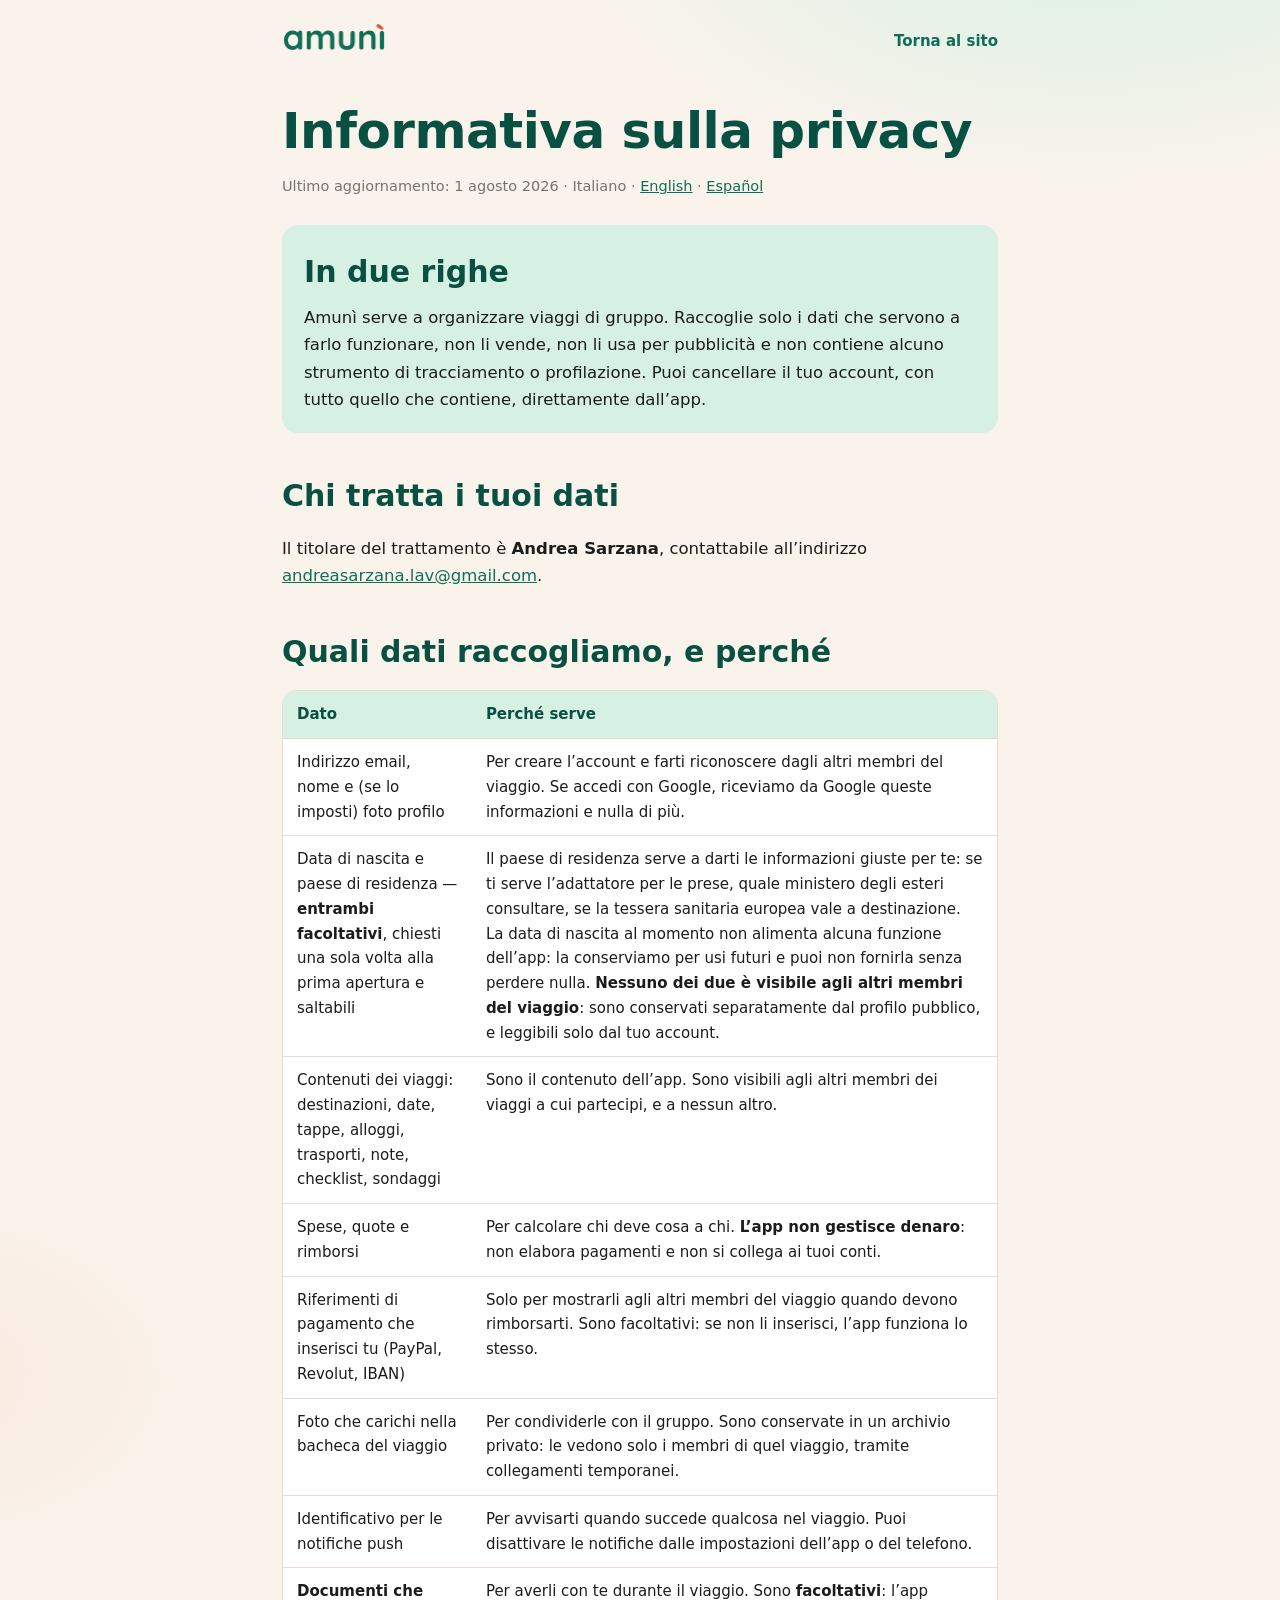
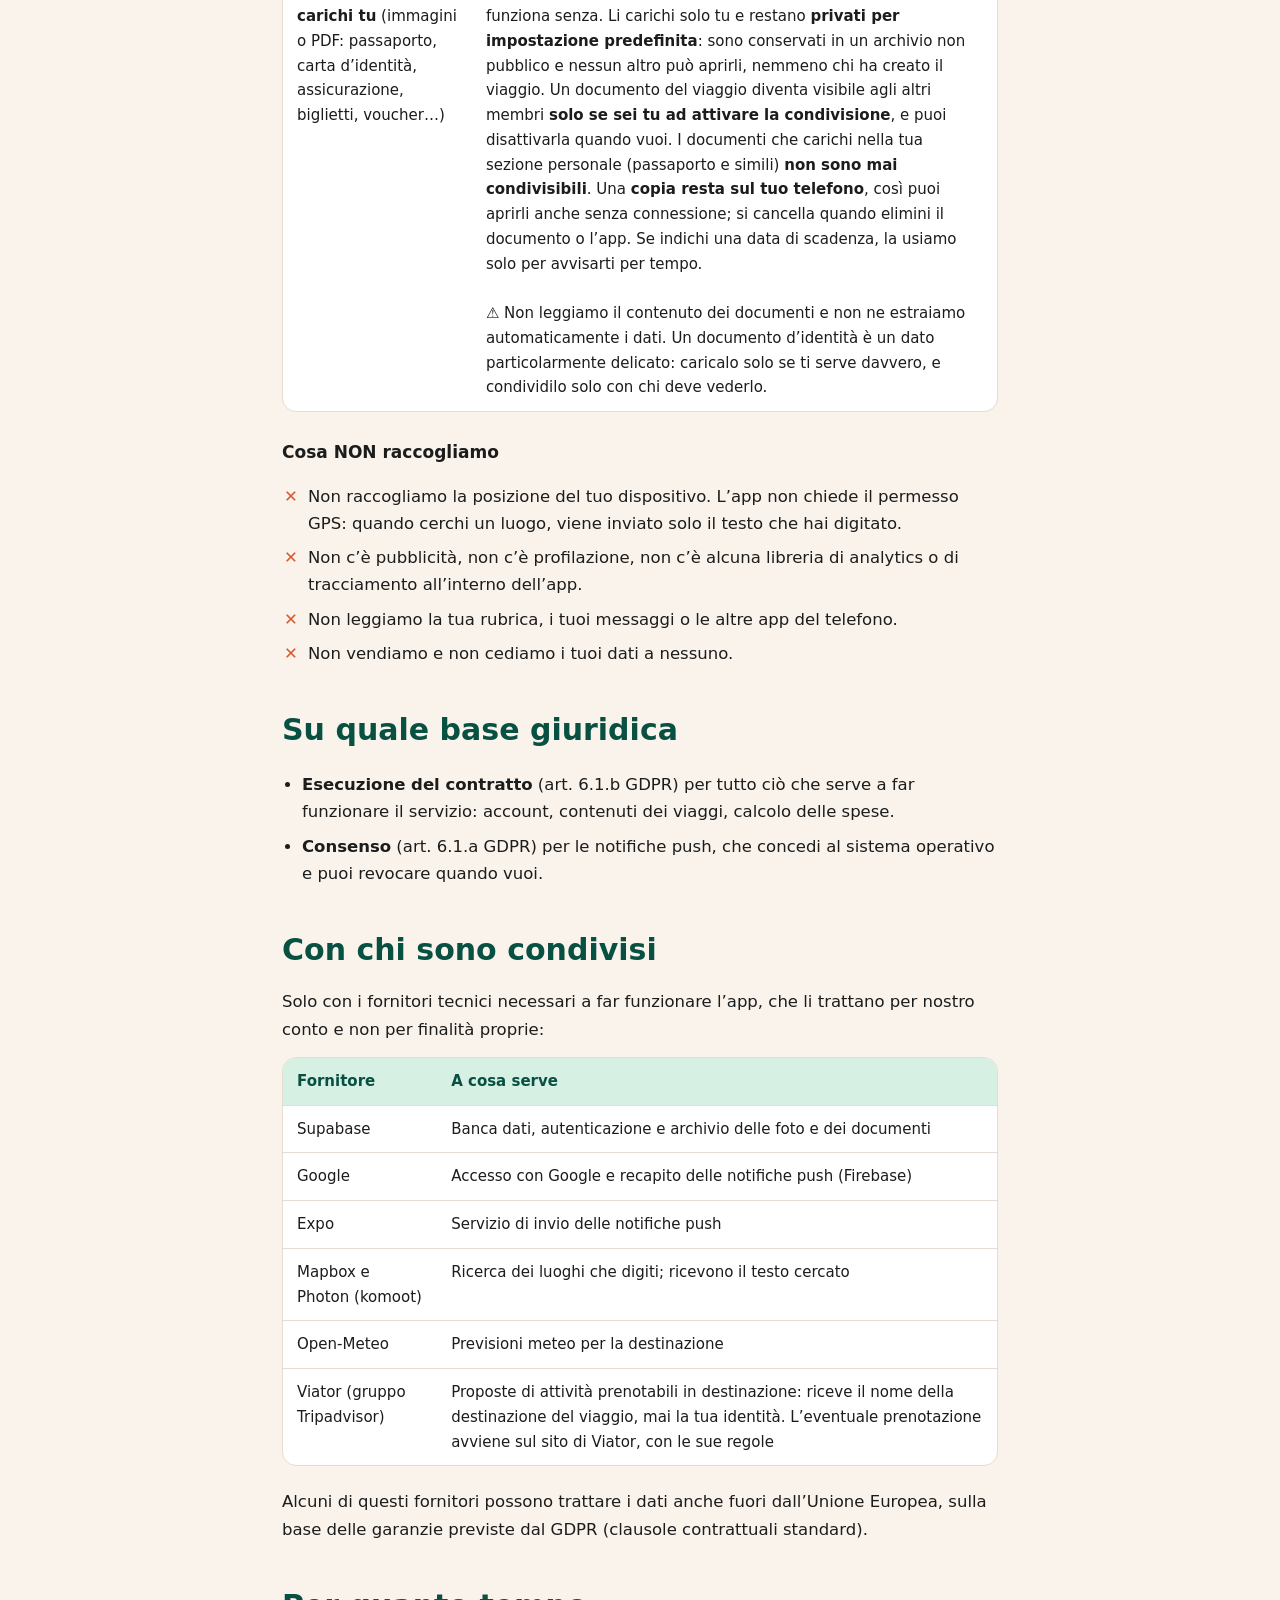
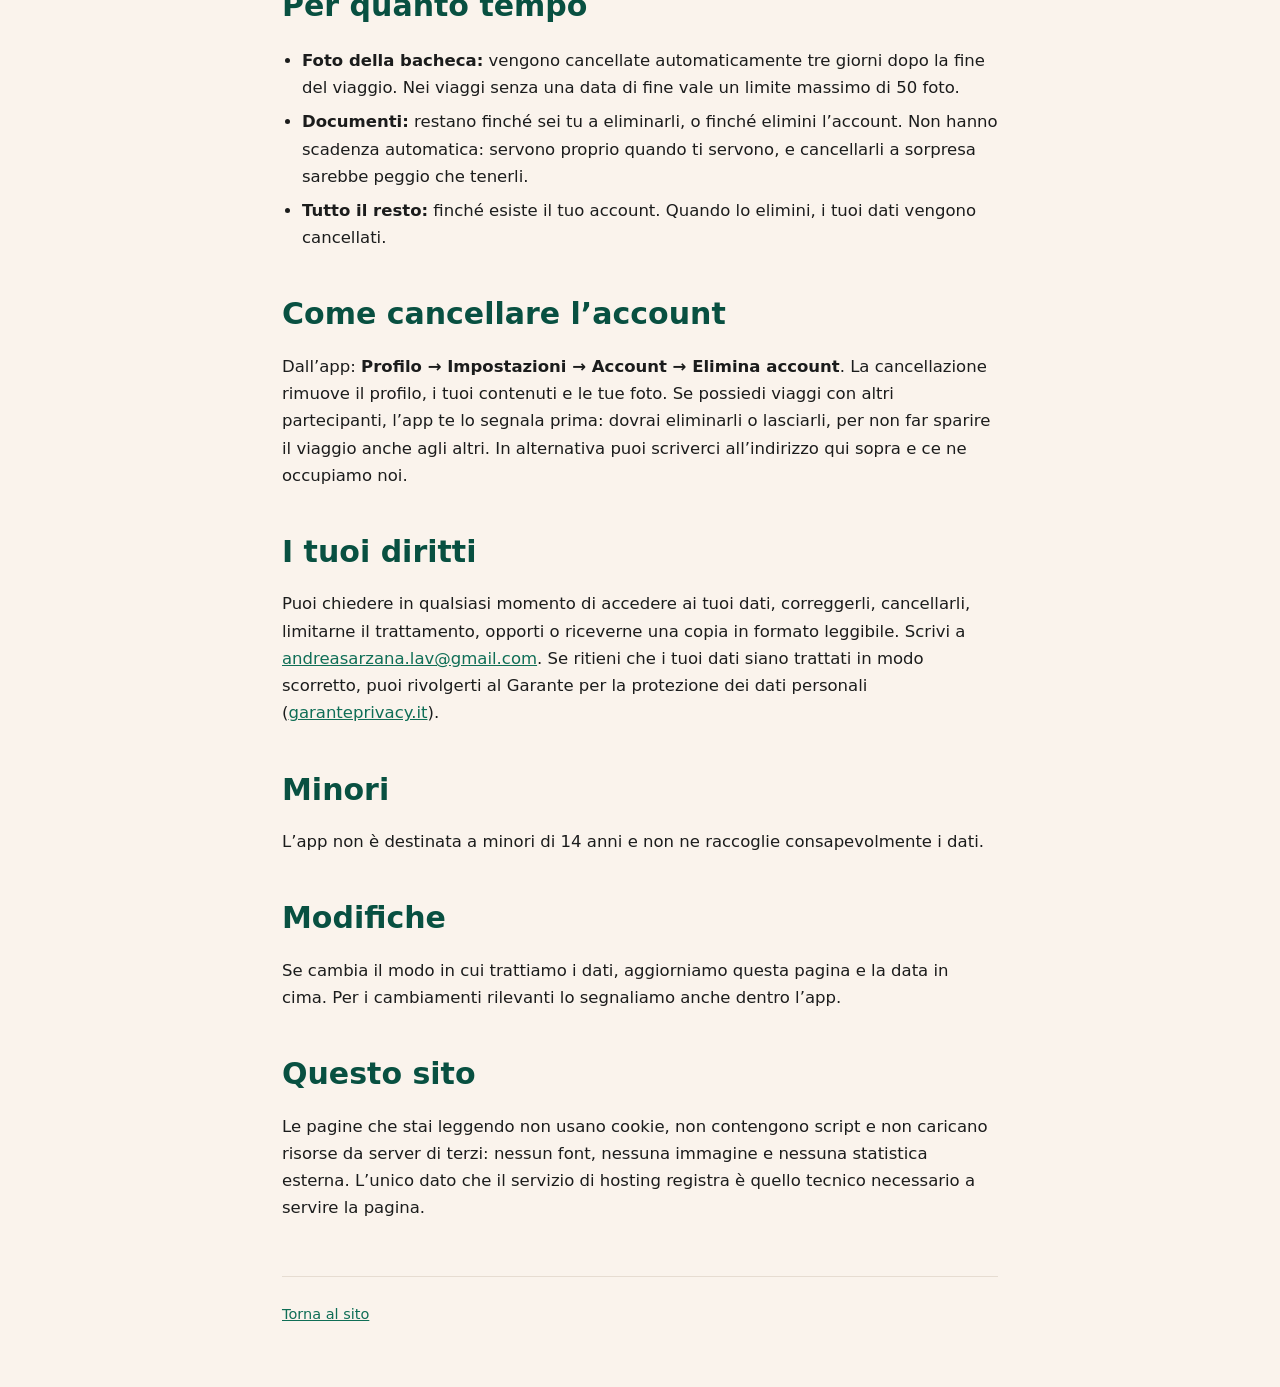
<file: privacy.html>
<!doctype html>
<html lang="it">
<head>
<meta charset="utf-8">
<meta name="viewport" content="width=device-width, initial-scale=1">

<!-- ============================================================================
     ⚠️ QUESTO DOCUMENTO DEVE RESTARE VERO. È il testo che il Play Store richiede
     obbligatoriamente per pubblicare, ed è quello che un utente legge per capire
     cosa fai dei suoi dati. Ogni volta che l'app cambia — un servizio nuovo, un
     dato nuovo raccolto — questa pagina va aggiornata PRIMA del rilascio.
     Le affermazioni qui sotto sono state verificate sul codice il 2026-07-26:
     nessuna libreria di analytics o tracciamento è presente nel progetto.

     Il nome dell'app è marcato con [NOME], come in index.html.

     ⚠️ Dal 2026-08-01 esiste in TRE lingue: privacy.html (fa fede), privacy.en.html,
     privacy.es.html. Ogni modifica va riportata in TUTTE E TRE nello stesso giro —
     una policy che dice cose diverse in lingue diverse è peggio di una sola in
     italiano — e la data va aggiornata in cima a ciascuna.
     ============================================================================ -->

<title>Informativa sulla privacy — Amunì</title> <!-- [NOME] -->
<meta name="robots" content="index,follow">
<link rel="icon" href="assets/amuni-icon.png">
<link rel="stylesheet" href="style.css?v=5">
<link rel="alternate" hreflang="it" href="privacy.html">
<link rel="alternate" hreflang="en" href="privacy.en.html">
<link rel="alternate" hreflang="es" href="privacy.es.html">
</head>
<body>

<div class="wrap doc">

  <header class="site">
    <a href="index.html"><img src="assets/wordmark-teal.png" alt="Amunì"></a> <!-- [NOME] -->
    <a href="index.html">Torna al sito</a>
  </header>

  <h1>Informativa sulla privacy</h1>
  <p class="updated">Ultimo aggiornamento: 1 agosto 2026 · Italiano · <a href="privacy.en.html">English</a> · <a href="privacy.es.html">Español</a></p>

  <div class="abstract">
    <h2>In due righe</h2>
    <p>
      Amunì serve a organizzare viaggi di gruppo. Raccoglie solo i dati che servono a farlo
      funzionare, non li vende, non li usa per pubblicità e non contiene alcuno strumento di
      tracciamento o profilazione. Puoi cancellare il tuo account, con tutto quello che
      contiene, direttamente dall’app.
    </p>
  </div>

  <h2>Chi tratta i tuoi dati</h2>
  <p>
    Il titolare del trattamento è <strong>Andrea Sarzana</strong>, contattabile all’indirizzo
    <a href="mailto:andreasarzana.lav@gmail.com">andreasarzana.lav@gmail.com</a>.
  </p>

  <h2>Quali dati raccogliamo, e perché</h2>
  <table>
    <tr><th>Dato</th><th>Perché serve</th></tr>
    <tr>
      <td>Indirizzo email, nome e (se lo imposti) foto profilo</td>
      <td>Per creare l’account e farti riconoscere dagli altri membri del viaggio. Se accedi
        con Google, riceviamo da Google queste informazioni e nulla di più.</td>
    </tr>
    <tr>
      <td>Data di nascita e paese di residenza — <strong>entrambi facoltativi</strong>, chiesti
        una sola volta alla prima apertura e saltabili</td>
      <td>Il paese di residenza serve a darti le informazioni giuste per te: se ti serve
        l’adattatore per le prese, quale ministero degli esteri consultare, se la tessera
        sanitaria europea vale a destinazione. La data di nascita al momento non alimenta
        alcuna funzione dell’app: la conserviamo per usi futuri e puoi non fornirla senza
        perdere nulla. <strong>Nessuno dei due è visibile agli altri membri del viaggio</strong>:
        sono conservati separatamente dal profilo pubblico, e leggibili solo dal tuo account.</td>
    </tr>
    <tr>
      <td>Contenuti dei viaggi: destinazioni, date, tappe, alloggi, trasporti, note,
        checklist, sondaggi</td>
      <td>Sono il contenuto dell’app. Sono visibili agli altri membri dei viaggi a cui
        partecipi, e a nessun altro.</td>
    </tr>
    <tr>
      <td>Spese, quote e rimborsi</td>
      <td>Per calcolare chi deve cosa a chi. <strong>L’app non gestisce denaro</strong>: non
        elabora pagamenti e non si collega ai tuoi conti.</td>
    </tr>
    <tr>
      <td>Riferimenti di pagamento che inserisci tu (PayPal, Revolut, IBAN)</td>
      <td>Solo per mostrarli agli altri membri del viaggio quando devono rimborsarti. Sono
        facoltativi: se non li inserisci, l’app funziona lo stesso.</td>
    </tr>
    <tr>
      <td>Foto che carichi nella bacheca del viaggio</td>
      <td>Per condividerle con il gruppo. Sono conservate in un archivio privato: le vedono
        solo i membri di quel viaggio, tramite collegamenti temporanei.</td>
    </tr>
    <tr>
      <td>Identificativo per le notifiche push</td>
      <td>Per avvisarti quando succede qualcosa nel viaggio. Puoi disattivare le notifiche
        dalle impostazioni dell’app o del telefono.</td>
    </tr>
    <tr>
      <td><strong>Documenti che carichi tu</strong> (immagini o PDF: passaporto, carta
        d’identità, assicurazione, biglietti, voucher…)</td>
      <td>
        Per averli con te durante il viaggio. Sono <strong>facoltativi</strong>: l’app
        funziona senza. Li carichi solo tu e restano <strong>privati per impostazione
        predefinita</strong>: sono conservati in un archivio non pubblico e nessun altro può
        aprirli, nemmeno chi ha creato il viaggio. Un documento del viaggio diventa visibile
        agli altri membri <strong>solo se sei tu ad attivare la condivisione</strong>, e puoi
        disattivarla quando vuoi. I documenti che carichi nella tua sezione personale
        (passaporto e simili) <strong>non sono mai condivisibili</strong>.
        Una <strong>copia resta sul tuo telefono</strong>, così puoi aprirli anche senza
        connessione; si cancella quando elimini il documento o l’app.
        Se indichi una data di scadenza, la usiamo solo per avvisarti per tempo.
        <br><br>
        ⚠️ Non leggiamo il contenuto dei documenti e non ne estraiamo automaticamente i dati.
        Un documento d’identità è un dato particolarmente delicato: caricalo solo se ti
        serve davvero, e condividilo solo con chi deve vederlo.
      </td>
    </tr>
  </table>

  <h3>Cosa NON raccogliamo</h3>
  <ul class="no-list">
    <li>Non raccogliamo la posizione del tuo dispositivo. L’app non chiede il permesso GPS:
      quando cerchi un luogo, viene inviato solo il testo che hai digitato.</li>
    <li>Non c’è pubblicità, non c’è profilazione, non c’è alcuna libreria di analytics o di
      tracciamento all’interno dell’app.</li>
    <li>Non leggiamo la tua rubrica, i tuoi messaggi o le altre app del telefono.</li>
    <li>Non vendiamo e non cediamo i tuoi dati a nessuno.</li>
  </ul>

  <h2>Su quale base giuridica</h2>
  <ul>
    <li><strong>Esecuzione del contratto</strong> (art. 6.1.b GDPR) per tutto ciò che serve a
      far funzionare il servizio: account, contenuti dei viaggi, calcolo delle spese.</li>
    <li><strong>Consenso</strong> (art. 6.1.a GDPR) per le notifiche push, che concedi al
      sistema operativo e puoi revocare quando vuoi.</li>
  </ul>

  <h2>Con chi sono condivisi</h2>
  <p>
    Solo con i fornitori tecnici necessari a far funzionare l’app, che li trattano per nostro
    conto e non per finalità proprie:
  </p>
  <table>
    <tr><th>Fornitore</th><th>A cosa serve</th></tr>
    <tr><td>Supabase</td><td>Banca dati, autenticazione e archivio delle foto e dei documenti</td></tr>
    <tr><td>Google</td><td>Accesso con Google e recapito delle notifiche push (Firebase)</td></tr>
    <tr><td>Expo</td><td>Servizio di invio delle notifiche push</td></tr>
    <tr><td>Mapbox e Photon (komoot)</td><td>Ricerca dei luoghi che digiti; ricevono il testo cercato</td></tr>
    <tr><td>Open-Meteo</td><td>Previsioni meteo per la destinazione</td></tr>
    <tr><td>Viator (gruppo Tripadvisor)</td><td>Proposte di attività prenotabili in destinazione:
      riceve il nome della destinazione del viaggio, mai la tua identità. L’eventuale
      prenotazione avviene sul sito di Viator, con le sue regole</td></tr>
  </table>
  <p>
    Alcuni di questi fornitori possono trattare i dati anche fuori dall’Unione Europea, sulla
    base delle garanzie previste dal GDPR (clausole contrattuali standard).
  </p>

  <h2>Per quanto tempo</h2>
  <ul>
    <li><strong>Foto della bacheca:</strong> vengono cancellate automaticamente tre giorni
      dopo la fine del viaggio. Nei viaggi senza una data di fine vale un limite massimo di
      50 foto.</li>
    <li><strong>Documenti:</strong> restano finché sei tu a eliminarli, o finché elimini
      l’account. Non hanno scadenza automatica: servono proprio quando ti servono, e
      cancellarli a sorpresa sarebbe peggio che tenerli.</li>
    <li><strong>Tutto il resto:</strong> finché esiste il tuo account. Quando lo elimini, i
      tuoi dati vengono cancellati.</li>
  </ul>

  <h2>Come cancellare l’account</h2>
  <p>
    Dall’app: <strong>Profilo → Impostazioni → Account → Elimina account</strong>. La
    cancellazione rimuove il profilo, i tuoi contenuti e le tue foto. Se possiedi viaggi con
    altri partecipanti, l’app te lo segnala prima: dovrai eliminarli o lasciarli, per non far
    sparire il viaggio anche agli altri. In alternativa puoi scriverci all’indirizzo qui
    sopra e ce ne occupiamo noi.
  </p>

  <h2>I tuoi diritti</h2>
  <p>
    Puoi chiedere in qualsiasi momento di accedere ai tuoi dati, correggerli, cancellarli,
    limitarne il trattamento, opporti o riceverne una copia in formato leggibile. Scrivi a
    <a href="mailto:andreasarzana.lav@gmail.com">andreasarzana.lav@gmail.com</a>. Se ritieni che i tuoi dati siano
    trattati in modo scorretto, puoi rivolgerti al Garante per la protezione dei dati
    personali (<a href="https://www.garanteprivacy.it">garanteprivacy.it</a>).
  </p>

  <h2>Minori</h2>
  <p>
    L’app non è destinata a minori di 14 anni e non ne raccoglie consapevolmente i dati.
  </p>

  <h2>Modifiche</h2>
  <p>
    Se cambia il modo in cui trattiamo i dati, aggiorniamo questa pagina e la data in cima.
    Per i cambiamenti rilevanti lo segnaliamo anche dentro l’app.
  </p>

  <h2>Questo sito</h2>
  <p>
    Le pagine che stai leggendo non usano cookie, non contengono script e non caricano
    risorse da server di terzi: nessun font, nessuna immagine e nessuna statistica esterna.
    L’unico dato che il servizio di hosting registra è quello tecnico necessario a servire
    la pagina.
  </p>

  <footer class="site">
    <p><a href="index.html">Torna al sito</a></p>
  </footer>

</div>
</body>
</html>
</file>
<file: style.css>
/* Landing di Amunì — foglio di stile condiviso fra index.html e privacy.html.
 *
 * ⚠️ NESSUNA RISORSA DA TERZI: niente Google Fonts, niente CDN, niente script.
 * Motivo pratico: caricare i font da Google significa mandare l'IP dei visitatori a
 * Google, cosa che in Europa è già stata contestata in tribunale — e sarebbe grottesco
 * proprio sulla pagina della privacy policy. Quindi font di sistema e zero richieste
 * esterne, così la frase «questa pagina non ti traccia» è vera e verificabile.
 *
 * Il "telefono" della hero e la "notifica" della sezione soldi sono disegnati qui
 * in CSS con dati inventati: gli screenshot veri contengono nomi e volti reali.
 */

:root {
  --bg: #FAF3EC;
  --card: #FFFFFF;
  --text: #1B1C1C;
  --muted: #7A736B;
  --line: #E6DCD1;
  --primary: #0F6E56;
  --primary-deep: #085041;
  --accent: #D85A30;
  --accent-tint: #F5C4B3;
  --mint: #D7F0E4;
  --mint-deep: #9FE1CB;
  --title: "Trebuchet MS", "Segoe UI", system-ui, -apple-system, sans-serif;
  --body: system-ui, -apple-system, "Segoe UI", Roboto, sans-serif;
}

* { box-sizing: border-box; }

html { scroll-behavior: smooth; }

body {
  margin: 0;
  overflow-x: clip; /* la rotta tratteggiata dietro al telefono sborda apposta */
  background:
    radial-gradient(900px 500px at 85% -100px, var(--mint) 0%, transparent 60%),
    radial-gradient(700px 400px at -10% 30%, rgba(216, 90, 48, 0.07) 0%, transparent 55%),
    var(--bg);
  color: var(--text);
  font-family: var(--body);
  font-size: 17px;
  line-height: 1.65;
  -webkit-text-size-adjust: 100%;
}

.wrap { max-width: 980px; margin: 0 auto; padding: 0 22px; }

header.site {
  display: flex; align-items: center; justify-content: space-between;
  gap: 16px; padding: 22px 0;
}
header.site img { height: 30px; width: auto; }
header.site nav { display: flex; gap: 22px; }
header.site a { color: var(--primary); font-weight: 600; text-decoration: none; font-size: 15px; }
header.site a:hover { text-decoration: underline; }

h1 {
  font-family: var(--title);
  font-size: clamp(32px, 5.2vw, 50px);
  line-height: 1.1;
  margin: 22px 0 16px;
  color: var(--primary-deep);
  letter-spacing: -0.5px;
}
h2 {
  font-family: var(--title);
  font-size: clamp(22px, 4vw, 30px);
  color: var(--primary-deep);
  margin: 54px 0 14px;
}
h3 { font-size: 17px; margin: 26px 0 6px; color: var(--text); }
p { margin: 0 0 14px; }
a { color: var(--primary); }

.lead { font-size: 19px; color: #4A4A4A; max-width: 46ch; }

/* ============================== HERO ============================== */

.hero {
  display: grid;
  grid-template-columns: minmax(0, 1.15fr) minmax(0, 0.85fr);
  gap: 30px;
  align-items: center;
  padding-top: 14px;
}
.hero-copy { position: relative; z-index: 1; }

.badge {
  display: inline-flex; align-items: center; gap: 8px;
  background: var(--mint); color: var(--primary-deep);
  border-radius: 999px; padding: 6px 14px; font-size: 13.5px; font-weight: 600;
}
.badge .dot {
  width: 8px; height: 8px; border-radius: 50%; background: var(--primary);
  box-shadow: 0 0 0 3px rgba(15, 110, 86, 0.18);
}

.cta { display: flex; flex-wrap: wrap; gap: 12px; margin: 22px 0 30px; }
.btn {
  display: inline-block; border-radius: 999px; padding: 12px 22px;
  font-weight: 700; font-size: 15.5px; text-decoration: none;
  font-family: var(--title);
}
.btn.primary {
  background: var(--primary); color: #fff;
  box-shadow: 0 6px 18px rgba(15, 110, 86, 0.28);
}
.btn.primary:hover { background: var(--primary-deep); }
.btn.ghost {
  color: var(--primary-deep);
  border: 2px solid var(--primary);
}
.btn.ghost:hover { background: var(--mint); }

/* voce di dizionario: lo stesso segno che sta nella schermata di accesso dell'app,
   così chi arriva dal sito ritrova la stessa spiegazione dentro l'app */
.dict {
  border-left: 4px solid var(--accent);
  padding: 4px 0 4px 18px;
  margin: 10px 0 6px;
}
.dict .lemma { font-family: var(--title); font-size: 21px; color: var(--primary-deep); font-weight: 700; }
.dict .gram { color: var(--muted); font-size: 14px; margin-left: 8px; }
.dict .tag { display: block; font-size: 12px; letter-spacing: 1px; color: #993C1D; font-weight: 700; margin-top: 4px; }
.dict .def { margin: 8px 0 0; }

/* --- telefono disegnato in CSS, dati inventati --- */

.hero-visual { position: relative; display: flex; justify-content: center; padding: 26px 0 10px; }

.route {
  position: absolute; inset: -30px auto auto -20px; width: 104%; height: auto;
  color: var(--accent); opacity: 0.55; z-index: 0; pointer-events: none;
}

.phone {
  position: relative; z-index: 1;
  width: min(290px, 78vw);
  border-radius: 38px;
  background: var(--primary-deep);
  padding: 10px;
  box-shadow:
    0 30px 60px rgba(8, 80, 65, 0.30),
    0 8px 20px rgba(8, 80, 65, 0.18);
  transform: rotate(2.5deg);
}
.screen {
  border-radius: 30px; background: var(--bg); overflow: hidden;
  padding: 10px 14px 0; font-size: 12.5px; line-height: 1.45;
}
.p-status {
  display: flex; justify-content: space-between; align-items: center;
  font-size: 11px; font-weight: 600; color: var(--muted); padding: 2px 4px 8px;
}
.p-sig { display: inline-flex; gap: 2px; align-items: flex-end; }
.p-sig i { width: 3px; background: var(--muted); border-radius: 1px; display: block; }
.p-sig i:nth-child(1) { height: 4px; } .p-sig i:nth-child(2) { height: 6px; } .p-sig i:nth-child(3) { height: 8px; }

.p-head { display: flex; justify-content: space-between; align-items: center; padding: 2px 4px 10px; }
.p-trip { font-family: var(--title); font-weight: 700; font-size: 19px; color: var(--primary-deep); }
.p-sub { color: var(--muted); font-size: 11.5px; }
.p-wx {
  background: var(--mint); color: var(--primary-deep); font-weight: 700;
  border-radius: 999px; padding: 4px 10px; font-size: 11.5px;
}

.p-card {
  background: var(--card); border: 1px solid var(--line); border-radius: 14px;
  padding: 10px 12px; margin-bottom: 10px;
}
.p-label {
  font-size: 10px; font-weight: 700; letter-spacing: 0.8px; text-transform: uppercase;
  color: var(--muted); margin-bottom: 3px;
}
.p-next { border-left: 4px solid var(--accent); }
.p-row { font-weight: 600; }
.p-time { color: var(--accent); font-weight: 800; margin-right: 4px; }
.p-meta { color: var(--muted); font-size: 11px; margin-top: 2px; }
.p-row2 { display: flex; justify-content: space-between; gap: 10px; font-weight: 600; }
.p-q { font-weight: 600; margin-bottom: 6px; }
.p-opt {
  position: relative; background: var(--bg); border-radius: 7px;
  margin-top: 5px; height: 22px; overflow: hidden;
}
.p-opt i { position: absolute; inset: 0 auto 0 0; background: var(--mint); display: block; }
.p-opt span {
  position: relative; display: block; padding: 1px 8px; font-size: 11px;
  font-weight: 600; color: var(--primary-deep); line-height: 20px;
}

.p-tabbar {
  display: flex; justify-content: space-around; align-items: center;
  padding: 8px 20px 12px; border-top: 1px solid var(--line); margin: 2px -14px 0;
}
.p-tabbar span { width: 34px; height: 5px; border-radius: 3px; background: var(--line); }
.p-tabbar span.on { background: var(--primary); }

.stamp {
  position: absolute; right: -6px; bottom: 6px; z-index: 2;
  transform: rotate(-7deg);
  font-family: var(--title); font-size: 12px; font-weight: 700; line-height: 1.25;
  color: #993C1D; text-align: center;
  border: 2px dashed var(--accent); border-radius: 12px;
  padding: 7px 11px; background: var(--bg);
}

/* ============================== SOLDI ============================== */

.money {
  display: grid;
  grid-template-columns: minmax(0, 1.1fr) minmax(0, 0.9fr);
  gap: 34px; align-items: center;
  background: var(--primary); color: #fff;
  border-radius: 26px; padding: 34px 34px 30px; margin: 54px 0 10px;
}
.money h2 { color: #fff; margin: 14px 0 10px; }
.money p { color: rgba(255, 255, 255, 0.92); margin: 0 0 10px; }
.money .src { font-size: 13px; color: var(--mint-deep); margin: 4px 0 0; }

.stat { display: flex; align-items: baseline; gap: 14px; flex-wrap: wrap; }
.stat-n {
  font-family: var(--title); font-weight: 800;
  font-size: clamp(54px, 9vw, 84px); line-height: 1; color: var(--mint-deep);
  letter-spacing: -2px;
}
.stat-l { max-width: 30ch; font-size: 14.5px; color: rgba(255, 255, 255, 0.85); line-height: 1.45; }

.notif-stack { position: relative; padding-bottom: 18px; }
.notif {
  position: relative; z-index: 3;
  background: var(--card); color: var(--text);
  border-radius: 18px; padding: 14px 16px;
  box-shadow: 0 16px 36px rgba(8, 80, 65, 0.35);
  font-size: 14px; line-height: 1.5;
}
.notif-head {
  display: flex; align-items: center; gap: 7px;
  font-size: 12px; font-weight: 600; color: var(--muted); margin-bottom: 5px;
}
.notif-head img { width: 16px; height: 16px; border-radius: 4px; }
.notif-title { font-weight: 700; margin-bottom: 2px; }
.notif-body { color: #4A4A4A; }
.notif.shadow-1, .notif.shadow-2 {
  position: absolute; left: 0; right: 0; height: 40px; padding: 0;
}
.notif.shadow-1 { bottom: 8px; z-index: 2; transform: scale(0.94); opacity: 0.65; }
.notif.shadow-2 { bottom: 0; z-index: 1; transform: scale(0.88); opacity: 0.35; }

/* ============================== FUNZIONI ============================== */

.grid { display: grid; grid-template-columns: repeat(auto-fit, minmax(230px, 1fr)); gap: 16px; margin: 20px 0 8px; }
.card {
  background: var(--card); border-radius: 18px; padding: 22px 20px;
  border: 1px solid var(--line);
  transition: transform 0.15s ease, box-shadow 0.15s ease;
}
.card:hover { transform: translateY(-3px); box-shadow: 0 12px 26px rgba(27, 28, 28, 0.08); }
.card .ico {
  width: 44px; height: 44px; border-radius: 13px; background: var(--mint);
  display: flex; align-items: center; justify-content: center; margin-bottom: 12px;
  color: var(--primary-deep);
}
.card .ico svg { width: 24px; height: 24px; fill: none; stroke: currentColor; stroke-width: 1.8; stroke-linecap: round; stroke-linejoin: round; }
.card.hi .ico { background: var(--accent-tint); color: #993C1D; }
.card h3 { margin: 0 0 4px; }
.card p { margin: 0; font-size: 15px; color: #4A4A4A; }

/* ============================== COME FUNZIONA ============================== */

.steps {
  list-style: none; margin: 20px 0 8px; padding: 0;
  display: grid; grid-template-columns: repeat(auto-fit, minmax(230px, 1fr)); gap: 16px;
  counter-reset: step;
}
.steps li {
  position: relative;
  border-top: 3px solid var(--mint-deep);
  padding: 16px 4px 0;
}
.steps .n {
  font-family: var(--title); font-weight: 800; font-size: 15px;
  display: inline-flex; align-items: center; justify-content: center;
  width: 30px; height: 30px; border-radius: 50%;
  background: var(--primary); color: #fff;
}
.steps h3 { margin: 10px 0 4px; }
.steps p { margin: 0; font-size: 15px; color: #4A4A4A; }

/* ============================== STATO / FOOTER ============================== */

.status p { max-width: 62ch; }

footer.site {
  border-top: 1px solid var(--line); margin-top: 54px; padding: 26px 0 46px;
  color: var(--muted); font-size: 14.5px;
}
footer.site a { color: var(--primary); }

/* privacy.html — stesso linguaggio della landing ma sobrio: è un documento legale */
.doc { font-size: 16.5px; max-width: 760px; }
.doc h2 { margin-top: 38px; }
.doc ul { padding-left: 20px; }
.doc li { margin-bottom: 7px; }
.doc table {
  width: 100%; border-collapse: separate; border-spacing: 0;
  margin: 14px 0 22px; font-size: 15px;
  background: var(--card); border: 1px solid var(--line); border-radius: 14px;
  overflow: hidden;
}
.doc th, .doc td { text-align: left; padding: 11px 14px; border-bottom: 1px solid var(--line); vertical-align: top; }
.doc th { color: var(--primary-deep); background: var(--mint); }
.doc tr:last-child td { border-bottom: none; }

.abstract {
  background: var(--mint); border-radius: 16px;
  padding: 8px 22px 12px; margin: 26px 0 8px;
}
.abstract h2 { margin: 14px 0 8px; }
.abstract p { margin: 0 0 8px; }

.doc ul.no-list { list-style: none; padding-left: 0; }
.no-list li { padding-left: 26px; position: relative; }
.no-list li::before {
  content: "✕"; position: absolute; left: 2px; top: 0;
  color: var(--accent); font-weight: 800;
}
.updated { color: var(--muted); font-size: 14.5px; }
.todo { background: #FBEBCB; border: 1px solid #E3B265; border-radius: 12px; padding: 14px 16px; font-size: 15px; margin-top: 34px; }

/* ============================== RESPONSIVE ============================== */

@media (max-width: 800px) {
  .hero { grid-template-columns: 1fr; gap: 10px; }
  .hero-visual { padding-top: 34px; }
  .money { grid-template-columns: 1fr; padding: 26px 22px 24px; }
  .stat-n { font-size: 64px; }
}

/* ============================== DARK ============================== */

@media (prefers-color-scheme: dark) {
  :root {
    --bg: #101614; --card: #18201D; --text: #FAF3EC; --muted: #8A938E;
    --line: #2A3531; --primary: #9FE1CB; --primary-deep: #C9EFE0;
    --accent: #F0997B; --accent-tint: #3A2018; --mint: #0E3A30; --mint-deep: #0F6E56;
  }
  body {
    background:
      radial-gradient(900px 500px at 85% -100px, rgba(15, 110, 86, 0.25) 0%, transparent 60%),
      radial-gradient(700px 400px at -10% 30%, rgba(216, 90, 48, 0.08) 0%, transparent 55%),
      var(--bg);
  }
  .lead, .card p, .steps p, .notif-body { color: #C7CFC9; }
  .badge .dot { background: #9FE1CB; box-shadow: 0 0 0 3px rgba(159, 225, 203, 0.2); }
  .btn.primary { background: #0F6E56; color: #fff; box-shadow: 0 6px 18px rgba(0, 0, 0, 0.4); }
  .btn.primary:hover { background: #0c5a46; }
  .btn.ghost { border-color: #9FE1CB; color: #C9EFE0; }
  .btn.ghost:hover { background: #0E3A30; }
  .dict .tag { color: #F0997B; }
  .phone { background: #050d0b; box-shadow: 0 30px 60px rgba(0, 0, 0, 0.55); }
  .p-wx, .p-opt i { color: #C9EFE0; }
  .p-tabbar span.on { background: #9FE1CB; }
  .stamp { color: #F0997B; background: var(--bg); }
  .money { background: #0E3A30; }
  .money h2 { color: #FAF3EC; }
  .stat-n { color: #9FE1CB; }
  .money .src { color: #9FE1CB; }
  .steps li { border-top-color: #0F6E56; }
  .steps .n { background: #0F6E56; color: #fff; }
  .notif { box-shadow: 0 16px 36px rgba(0, 0, 0, 0.5); }
  .card:hover { box-shadow: 0 12px 26px rgba(0, 0, 0, 0.35); }
  .todo { background: #332B1A; border-color: #6b5a2f; color: #FAF3EC; }
}
</file>
